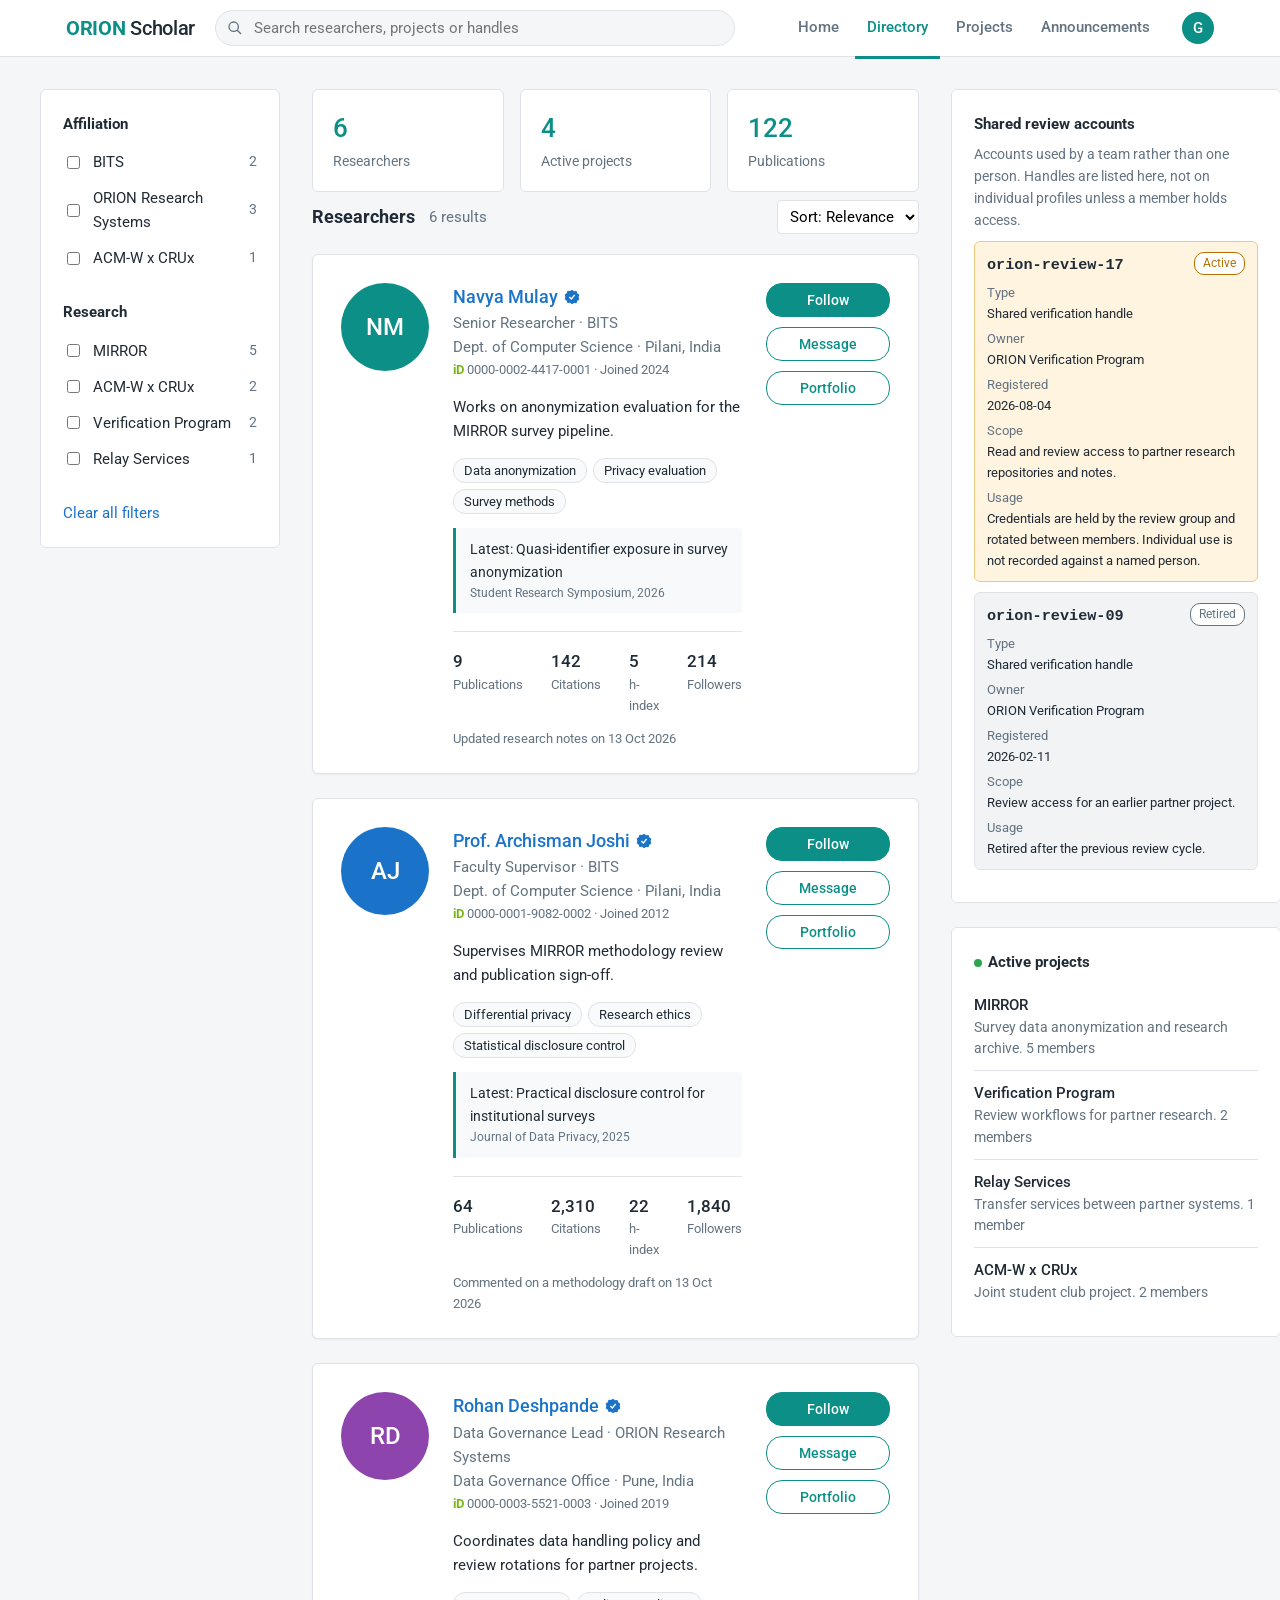
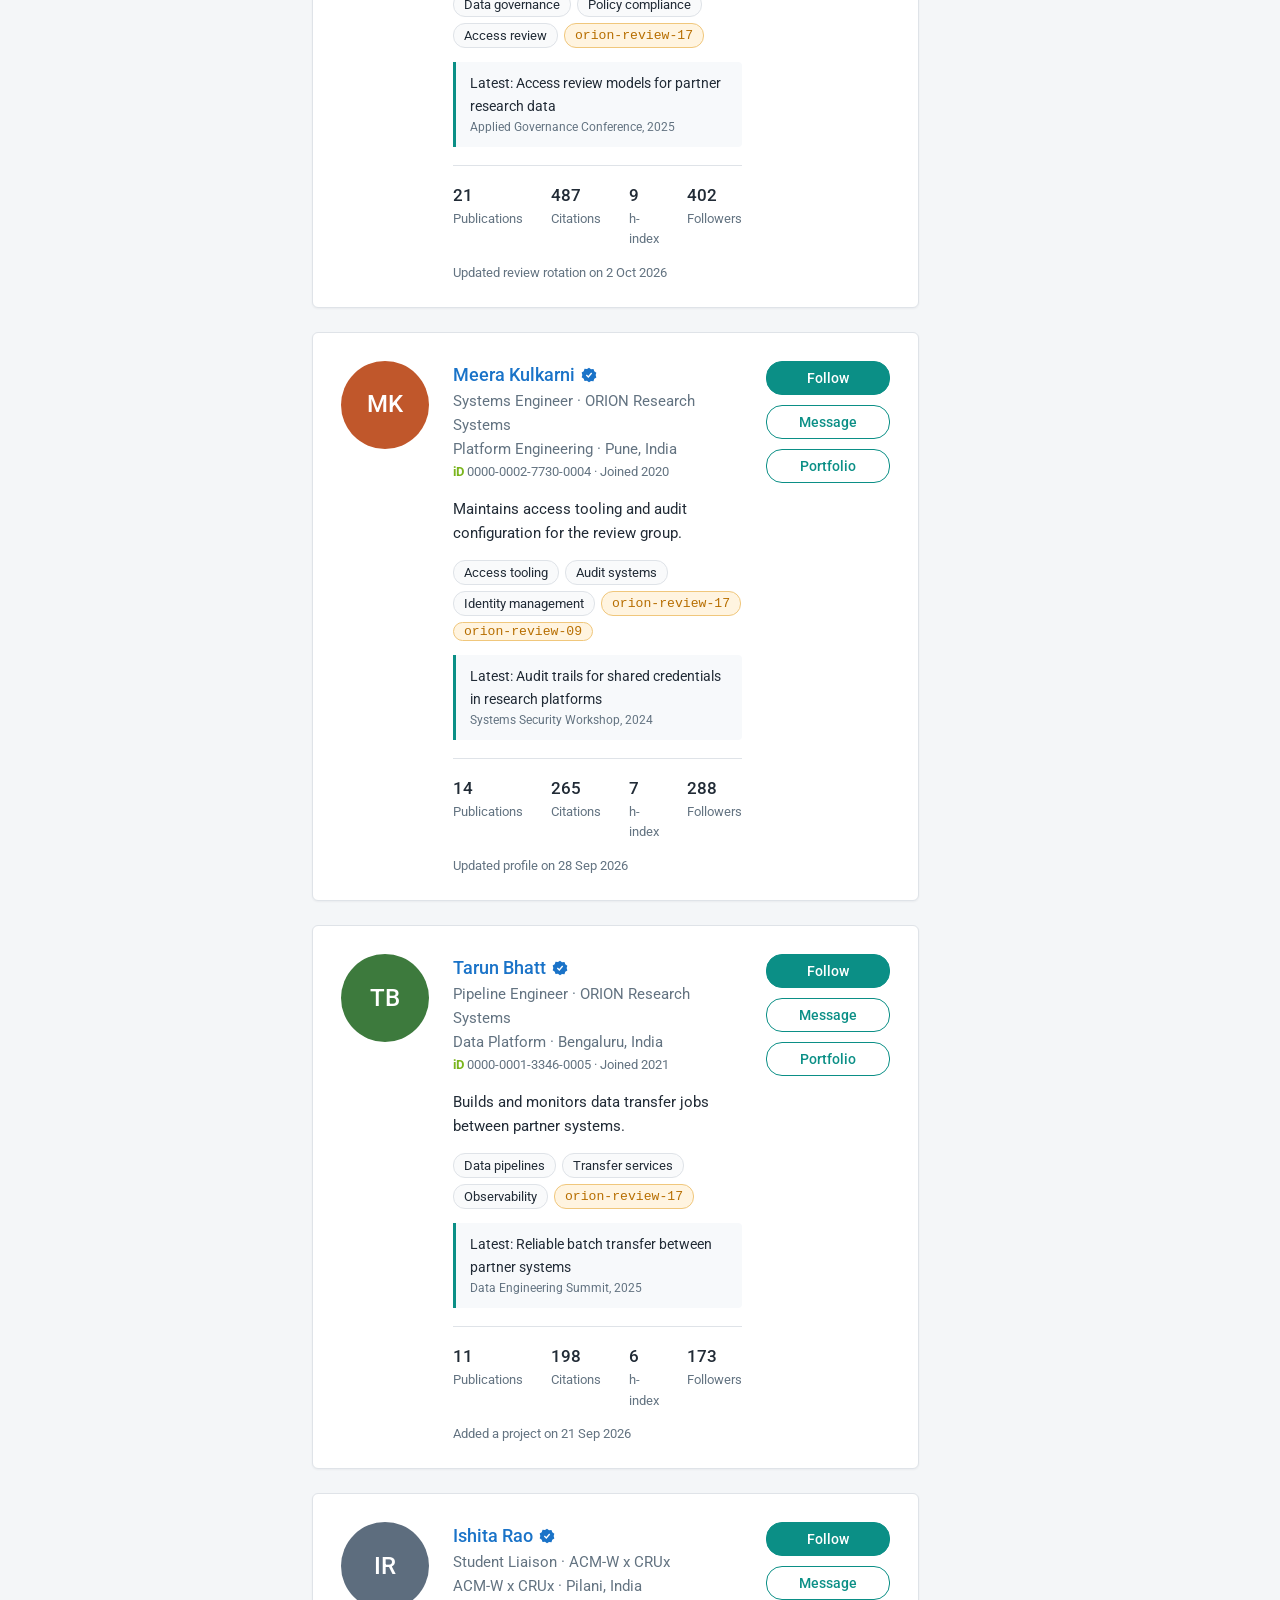
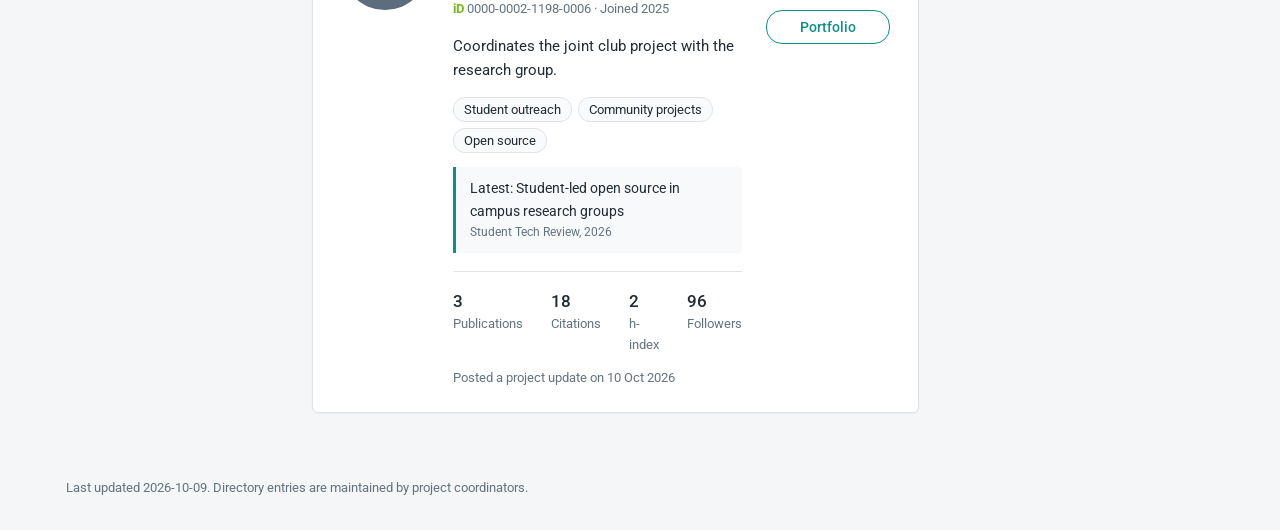
<file: index.html>
<!doctype html>
<html lang="en">
  <head>
    <meta charset="utf-8" />
    <meta name="viewport" content="width=device-width, initial-scale=1" />
    <title>Research Directory | ORION Research Systems</title>
    <link rel="preconnect" href="https://fonts.googleapis.com" />
    <link rel="preconnect" href="https://fonts.gstatic.com" crossorigin />
    <link
      href="https://fonts.googleapis.com/css2?family=Roboto:wght@400;500;700&display=swap"
      rel="stylesheet"
    />
    <link rel="stylesheet" href="style.css" />
  </head>
  <body data-page="directory">
    <div id="top"></div>
    <script src="site.js?v=20261023-1"></script>

    <!-- Directory filters, researcher results, and summary sidebars. -->
    <div class="page">
      <aside class="card side" aria-label="Filters">
        <fieldset id="f-aff"><h3>Affiliation</h3></fieldset>
        <fieldset id="f-proj"><h3>Research</h3></fieldset>
        <button class="reset" id="reset" type="button">
          Clear all filters
        </button>
      </aside>

      <main>
        <div class="tiles" id="tiles"></div>
        <div class="bar">
          <h1>Researchers</h1>
          <span class="count" id="count" aria-live="polite"></span>
          <select id="sort" aria-label="Sort by">
            <option value="rel">Sort: Relevance</option>
            <option value="name">Sort: Name</option>
            <option value="cit">Sort: Citations</option>
          </select>
        </div>
        <ul class="res" id="people"></ul>
        <div class="card empty" id="empty" hidden>
          No researchers match. Try a project name, a role, or part of a handle.
        </div>
        <div class="card error" id="error" hidden></div>
      </main>

      <div>
        <aside class="card rail" aria-label="Shared review accounts">
          <h3>Shared review accounts</h3>
          <p class="hint">
            Accounts used by a team rather than one person. Handles are listed
            here, not on individual profiles unless a member holds access.
          </p>
          <div id="handles"></div>
        </aside>
        <aside class="card rail" aria-label="Active projects">
          <h3><span class="live"></span>Active projects</h3>
          <div id="projects"></div>
        </aside>
      </div>
    </div>
    <footer>
      <span id="updated"></span> Directory entries are maintained by project
      coordinators.
    </footer>

    <script>
      // Directory state and small helpers used to filter and build result cards.
      (function () {
        var data,
          q = document.getElementById("q"),
          sel = { aff: {}, proj: {} };
        var colors = [
          "#0b8f86",
          "#1a73c8",
          "#8e44ad",
          "#c0572b",
          "#3d7a3d",
          "#5d6d7e",
        ];
        function el(t, c, x) {
          var e = document.createElement(t);
          if (c) e.className = c;
          if (x !== undefined) e.textContent = x;
          return e;
        }
        function ini(n) {
          return n
            .replace(/^Prof\.\s*/, "")
            .split(" ")
            .map(function (p) {
              return p[0];
            })
            .slice(0, 2)
            .join("");
        }
        function hay(c) {
          return [
            c.name,
            c.role,
            c.affiliation,
            c.email,
            c.bio,
            c.orion_id,
            c.location,
          ]
            .concat(c.projects, c.handles, c.interests)
            .join(" ")
            .toLowerCase();
        }
        function hhay(h) {
          return [h.handle, h.label, h.owner_team, h.scope, h.status]
            .join(" ")
            .toLowerCase();
        }
        function active(o) {
          return Object.keys(o).filter(function (k) {
            return o[k];
          });
        }

        // Build one checkbox group and update the selected-filter state.
        function buildFilter(id, key, field) {
          var fs = document.getElementById(id),
            counts = {};
          data.collaborators.forEach(function (c) {
            [].concat(c[field]).forEach(function (v) {
              counts[v] = (counts[v] || 0) + 1;
            });
          });
          Object.keys(counts).forEach(function (v) {
            var l = el("label"),
              cb = el("input");
            cb.type = "checkbox";
            cb.onchange = function () {
              sel[key][v] = cb.checked;
              render();
            };
            l.appendChild(cb);
            l.appendChild(el("span", "", v));
            l.appendChild(el("span", "n", counts[v]));
            fs.appendChild(l);
          });
        }

        // Apply the search and filters, then replace the visible result cards.
        function render() {
          var term = q.value.trim().toLowerCase(),
            aff = active(sel.aff),
            pr = active(sel.proj);
          var list = data.collaborators.filter(function (c) {
            return (
              (!term || hay(c).indexOf(term) > -1) &&
              (!aff.length || aff.indexOf(c.affiliation) > -1) &&
              (!pr.length ||
                c.projects.some(function (p) {
                  return pr.indexOf(p) > -1;
                }))
            );
          });
          var s = document.getElementById("sort").value;
          if (s === "name")
            list.sort(function (a, b) {
              return a.name.localeCompare(b.name);
            });
          if (s === "cit")
            list.sort(function (a, b) {
              return b.citations - a.citations;
            });
          var ul = document.getElementById("people");
          ul.textContent = "";
          list.forEach(function (c, i) {
            var li = el("li", "card person");
            var av = el("div", "av", ini(c.name));
            av.style.background =
              colors[data.collaborators.indexOf(c) % colors.length];
            li.appendChild(av);
            var b = el("div", "pb");
            var h = el("h2");
            var a = el("a", "", c.name);
            a.href = c.portfolio_url || "#" + c.id;
            h.appendChild(a);
            if (c.verified) {
              var vt = document.createElementNS(
                "http://www.w3.org/2000/svg",
                "svg",
              );
              vt.setAttribute("viewBox", "0 0 24 24");
              vt.setAttribute("class", "vt");
              vt.innerHTML =
                '<title>Verified affiliation</title><path d="M12 1l3 2.2 3.7-.3 1.2 3.5 3.1 2.1-1 3.6 1 3.6-3.1 2.1-1.2 3.5-3.7-.3L12 23l-3-2.2-3.7.3-1.2-3.5L1 15.5l1-3.6-1-3.6 3.1-2.1 1.2-3.5 3.7.3z"/><path d="M8 12l3 3 5-6" fill="none" stroke="#fff" stroke-width="2"/>';
              h.appendChild(vt);
            }
            b.appendChild(h);
            b.appendChild(el("div", "sub", c.role + " · " + c.affiliation));
            b.appendChild(
              el(
                "div",
                "sub",
                (c.department ? c.department + " · " : "") + c.location,
              ),
            );
            var id = el("div", "id");
            id.appendChild(el("b", "", "iD "));
            id.appendChild(
              document.createTextNode(c.orion_id + " · Joined " + c.joined),
            );
            b.appendChild(id);
            b.appendChild(el("p", "", c.bio));
            var ch = el("div", "int");
            c.interests.forEach(function (x) {
              ch.appendChild(el("span", "chip", x));
            });
            c.handles.forEach(function (x) {
              var t = el("button", "chip h", x);
              t.type = "button";
              t.title = "Show this account";
              t.onclick = function () {
                q.value = x;
                render();
                window.scrollTo(0, 0);
              };
              ch.appendChild(t);
            });
            b.appendChild(ch);
            var lp = c.publications_list[0];
            if (lp) {
              var pb = el("div", "pub");
              pb.appendChild(el("span", "", "Latest: " + lp.title));
              pb.appendChild(el("small", "", lp.venue + ", " + lp.year));
              b.appendChild(pb);
            }
            var st = el("div", "stats");
            [
              ["Publications", c.publications],
              ["Citations", c.citations.toLocaleString("en-IN")],
              ["h-index", c.h_index],
              ["Followers", c.followers.toLocaleString("en-IN")],
            ].forEach(function (r) {
              var d = el("div", "", r[0]);
              d.insertBefore(el("b", "", r[1]), d.firstChild);
              st.appendChild(d);
            });
            b.appendChild(st);
            if (c.recent_activity)
              b.appendChild(el("div", "act-line", c.recent_activity));
            li.appendChild(b);
            var act = el("div", "act");
            var f = el("button", "btn p", "Follow");
            f.type = "button";
            f.onclick = function () {
              f.textContent =
                f.textContent === "Follow" ? "Following" : "Follow";
            };
            var m = el("a", "btn", "Message");
            m.href = "mailto:" + c.email;
            m.style.cssText = "display:grid;place-items:center";
            act.appendChild(f);
            act.appendChild(m);
            if (c.portfolio_url) {
              var po = el("a", "btn o", "Portfolio");
              po.href = c.portfolio_url;
              act.appendChild(po);
            }
            li.appendChild(act);
            ul.appendChild(li);
          });
          var hs = data.shared_handles.filter(function (h) {
            return !term || hhay(h).indexOf(term) > -1;
          });
          var hw = document.getElementById("handles");
          hw.textContent = "";
          (hs.length ? hs : data.shared_handles).forEach(function (h) {
            var box = el(
              "div",
              "acct" + (h.status === "Retired" ? " ret" : ""),
            );
            box.appendChild(el("span", "badge", h.status));
            box.appendChild(el("code", "", h.handle));
            var dl = el("dl");
            [
              ["Type", h.label],
              ["Owner", h.owner_team],
              ["Registered", h.registered],
              ["Scope", h.scope],
              ["Usage", h.usage],
            ].forEach(function (r) {
              dl.appendChild(el("dt", "", r[0]));
              dl.appendChild(el("dd", "", r[1]));
            });
            box.appendChild(dl);
            hw.appendChild(box);
          });
          var tl = document.getElementById("tiles");
          if (!tl.firstChild) {
            [
              [data.collaborators.length, "Researchers"],
              [data.active_projects.length, "Active projects"],
              [
                data.collaborators.reduce(function (a, c) {
                  return a + c.publications;
                }, 0),
                "Publications",
              ],
            ].forEach(function (r) {
              var t = el("div", "card tile");
              t.appendChild(el("b", "", r[0]));
              t.appendChild(el("span", "", r[1]));
              tl.appendChild(t);
            });
          }
          var pj = document.getElementById("projects");
          if (!pj.firstChild)
            data.active_projects.forEach(function (p) {
              var x = el("div", "prj");
              x.appendChild(el("b", "", p.name));
              x.appendChild(
                el(
                  "div",
                  "",
                  p.description +
                    " " +
                    p.members +
                    " member" +
                    (p.members === 1 ? "" : "s"),
                ),
              );
              pj.appendChild(x);
            });
          document.getElementById("count").textContent =
            list.length + " result" + (list.length === 1 ? "" : "s");
          document.getElementById("empty").hidden = !!list.length;
        }

        // Normalize optional fields before rendering the directory.
        loadData()
          .then(function (d) {
            data = d;
            data.collaborators.forEach(function (c) {
              c.interests = c.interests || [];
              c.handles = c.handles || [];
              c.projects = c.projects || [];
              c.publications = c.publications || 0;
              c.citations = c.citations || 0;
              c.h_index = c.h_index || 0;
              c.orion_id = c.orion_id || "n/a";
              c.location = c.location || "";
              c.joined = c.joined || "";
              c.bio = c.bio || "";
              c.email = c.email || "";
              c.department = c.department || "";
              c.portfolio_url = c.portfolio_url || "";
              c.followers = c.followers || 0;
              c.following = c.following || 0;
              c.publications_list = c.publications_list || [];
              c.recent_activity = c.recent_activity || "";
            });
            data.active_projects = data.active_projects || [];
            data.shared_handles = data.shared_handles || [];
            document.getElementById("updated").textContent =
              "Last updated " + d.directory.last_updated + ".";
            buildFilter("f-aff", "aff", "affiliation");
            buildFilter("f-proj", "proj", "projects");
            q.value = new URLSearchParams(location.search).get("q") || "";
            q.addEventListener("input", render);
            document.getElementById("sort").onchange = render;
            document.getElementById("reset").onclick = function () {
              q.value = "";
              sel = { aff: {}, proj: {} };
              document.querySelectorAll(".side input").forEach(function (i) {
                i.checked = false;
              });
              render();
            };
            render();
          })
          .catch(function (e) {
            var er = document.getElementById("error");
            er.hidden = false;
            er.textContent =
              (data
                ? "data.json loaded but the page could not display it ("
                : "Could not load data.json (") +
              e.message +
              "). " +
              (data
                ? "Check that data.json is the latest version."
                : "Serve this folder over HTTP (for example, python3 -m http.server) instead of opening the file directly.");
          });
      })();
    </script>
  </body>
</html>
</file>
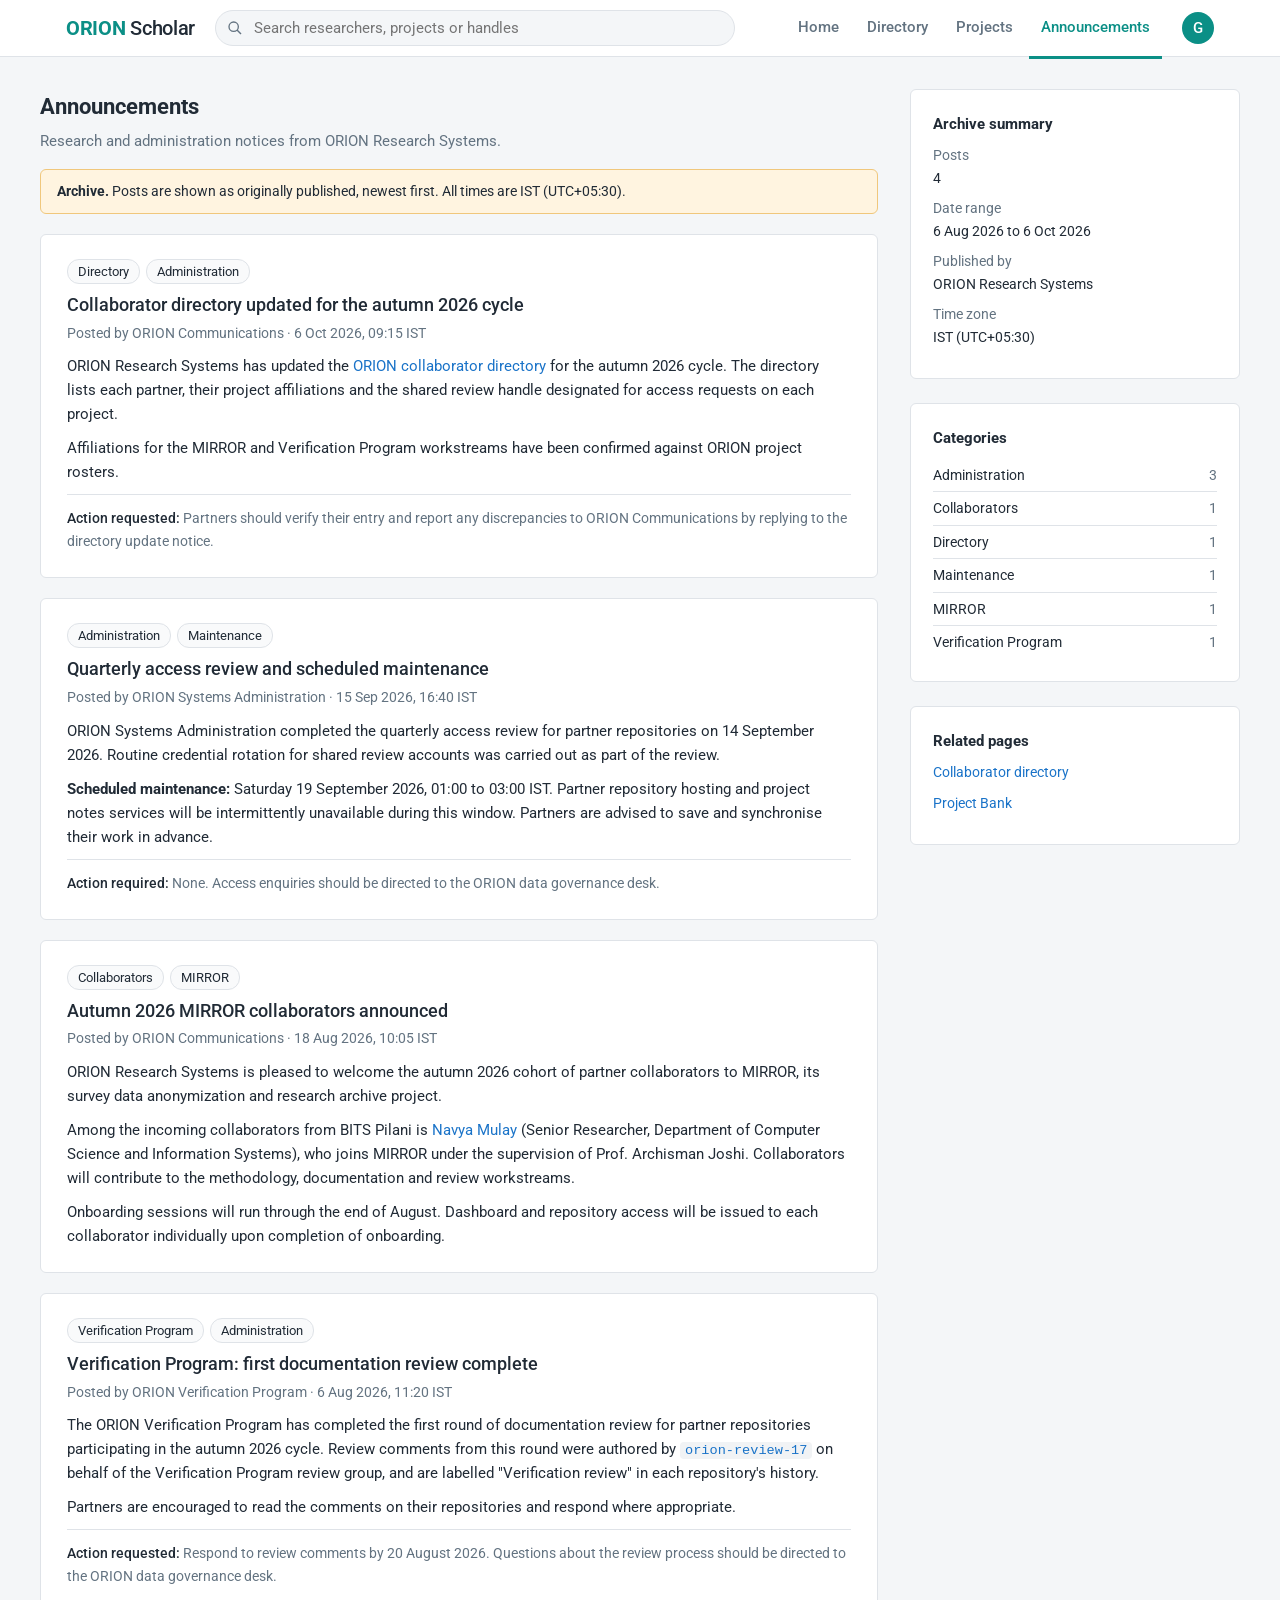
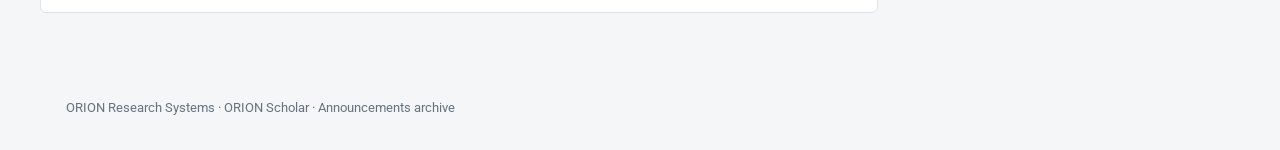
<file: announcements.html>
<!doctype html>
<html lang="en">
  <head>
    <meta charset="utf-8" />
    <meta name="viewport" content="width=device-width, initial-scale=1" />
    <title>Announcements | ORION Research Systems</title>
    <link rel="preconnect" href="https://fonts.googleapis.com" />
    <link rel="preconnect" href="https://fonts.gstatic.com" crossorigin />
    <link
      href="https://fonts.googleapis.com/css2?family=Roboto:wght@400;500;700&display=swap"
      rel="stylesheet"
    />
    <link rel="stylesheet" href="style.css" />
    <style>
      /* Announcements-only rules. Scoped under .ann so they cannot clash with
     .wrap, .banner, .meta or .side in the shared style.css.
     They can be moved into style.css unchanged. */
      .ann {
        max-width: 1240px;
        margin: 0 auto;
        padding: 32px 20px 64px;
        display: grid;
        grid-template-columns: minmax(0, 1fr) 330px;
        gap: 32px;
        align-items: start;
      }
      .ann h1 {
        margin: 0 0 4px;
        font-size: 1.4rem;
        font-weight: 700;
      }
      .ann .lede {
        margin: 0 0 16px;
        color: var(--muted);
      }
      .ann .ann-banner {
        padding: 10px 16px;
        margin-bottom: 20px;
        background: var(--amber-bg);
        border-color: #f0c77c;
        font-size: 0.9rem;
      }
      .ann .post {
        padding: 24px 26px;
        margin-bottom: 20px;
      }
      .ann .tags {
        display: flex;
        flex-wrap: wrap;
        gap: 6px;
        margin-bottom: 10px;
      }
      .ann .post h2 {
        margin: 0 0 4px;
        font-size: 1.1rem;
        font-weight: 500;
        line-height: 1.35;
      }
      .ann .post-meta {
        margin: 0 0 12px;
        color: var(--muted);
        font-size: 0.88rem;
      }
      .ann .post p {
        margin: 0 0 10px;
      }
      .ann .post p:last-child {
        margin-bottom: 0;
      }
      .ann .post code {
        font:
          0.85rem ui-monospace,
          Menlo,
          monospace;
        background: #f1f3f5;
        padding: 1px 5px;
        border-radius: 4px;
      }
      .ann a code {
        color: var(--link);
      }
      .ann .action {
        margin-top: 14px;
        padding-top: 12px;
        border-top: 1px solid var(--line);
        color: var(--muted);
        font-size: 0.9rem;
      }
      .ann .action strong {
        color: var(--ink);
        font-weight: 500;
      }
      .ann .rail dl {
        margin: 0;
        font-size: 0.88rem;
      }
      .ann .rail dt {
        color: var(--muted);
      }
      .ann .rail dd {
        margin: 0 0 8px;
      }
      .ann .rail p {
        margin: 0 0 8px;
        font-size: 0.88rem;
      }
      .ann .cats {
        list-style: none;
        margin: 0;
        padding: 0;
        font-size: 0.88rem;
      }
      .ann .cats li {
        display: flex;
        justify-content: space-between;
        padding: 5px 0;
        border-top: 1px solid var(--line);
      }
      .ann .cats li:first-child {
        border-top: 0;
      }
      .ann .cats span:last-child {
        color: var(--muted);
      }
      @media (max-width: 1060px) {
        .ann {
          grid-template-columns: 1fr;
          gap: 24px;
        }
      }
      @media (max-width: 560px) {
        .ann .post {
          padding: 20px;
        }
      }
    </style>
  </head>
  <body data-page="announcements">
    <div id="top"></div>
    <script src="site.js?v=20261023-1"></script>

    <div class="ann">
      <main>
        <h1>Announcements</h1>
        <p class="lede">
          Research and administration notices from ORION Research Systems.
        </p>
        <div class="card ann-banner">
          <strong>Archive.</strong> Posts are shown as originally published,
          newest first. All times are IST (UTC+05:30).
        </div>

        <!-- Archive posts are kept in reverse chronological order. -->
        <article class="card post" id="directory-refresh">
          <div class="tags">
            <span class="chip">Directory</span
            ><span class="chip">Administration</span>
          </div>
          <h2>Collaborator directory updated for the autumn 2026 cycle</h2>
          <p class="post-meta">
            Posted by ORION Communications &middot;
            <time datetime="2026-10-06T09:15:00+05:30"
              >6 Oct 2026, 09:15 IST</time
            >
          </p>
          <p>
            ORION Research Systems has updated the
            <a href="index.html">ORION collaborator directory</a> for the autumn
            2026 cycle. The directory lists each partner, their project
            affiliations and the shared review handle designated for access
            requests on each project.
          </p>
          <p>
            Affiliations for the MIRROR and Verification Program workstreams
            have been confirmed against ORION project rosters.
          </p>
          <p class="action">
            <strong>Action requested:</strong> Partners should verify their
            entry and report any discrepancies to ORION Communications by
            replying to the directory update notice.
          </p>
        </article>

        <article class="card post" id="access-review">
          <div class="tags">
            <span class="chip">Administration</span
            ><span class="chip">Maintenance</span>
          </div>
          <h2>Quarterly access review and scheduled maintenance</h2>
          <p class="post-meta">
            Posted by ORION Systems Administration &middot;
            <time datetime="2026-09-15T16:40:00+05:30"
              >15 Sep 2026, 16:40 IST</time
            >
          </p>
          <p>
            ORION Systems Administration completed the quarterly access review
            for partner repositories on 14 September 2026. Routine credential
            rotation for shared review accounts was carried out as part of the
            review.
          </p>
          <p>
            <strong>Scheduled maintenance:</strong> Saturday 19 September 2026,
            01:00 to 03:00 IST. Partner repository hosting and project notes
            services will be intermittently unavailable during this window.
            Partners are advised to save and synchronise their work in advance.
          </p>
          <p class="action">
            <strong>Action required:</strong> None. Access enquiries should be
            directed to the ORION data governance desk.
          </p>
        </article>

        <article class="card post" id="new-collaborators">
          <div class="tags">
            <span class="chip">Collaborators</span
            ><span class="chip">MIRROR</span>
          </div>
          <h2>Autumn 2026 MIRROR collaborators announced</h2>
          <p class="post-meta">
            Posted by ORION Communications &middot;
            <time datetime="2026-08-18T10:05:00+05:30"
              >18 Aug 2026, 10:05 IST</time
            >
          </p>
          <p>
            ORION Research Systems is pleased to welcome the autumn 2026 cohort
            of partner collaborators to MIRROR, its survey data anonymization
            and research archive project.
          </p>
          <p>
            Among the incoming collaborators from BITS Pilani is
            <a href="index.html?q=Navya%20Mulay" data-collab="c01"
              >Navya Mulay</a
            >
            (Senior Researcher, Department of Computer Science and Information
            Systems), who joins MIRROR under the supervision of Prof. Archisman
            Joshi. Collaborators will contribute to the methodology,
            documentation and review workstreams.
          </p>
          <p>
            Onboarding sessions will run through the end of August. Dashboard
            and repository access will be issued to each collaborator
            individually upon completion of onboarding.
          </p>
        </article>

        <article class="card post" id="review-access">
          <div class="tags">
            <span class="chip">Verification Program</span
            ><span class="chip">Administration</span>
          </div>
          <h2>Verification Program: first documentation review complete</h2>
          <p class="post-meta">
            Posted by ORION Verification Program &middot;
            <time datetime="2026-08-06T11:20:00+05:30"
              >6 Aug 2026, 11:20 IST</time
            >
          </p>
          <p>
            The ORION Verification Program has completed the first round of
            documentation review for partner repositories participating in the
            autumn 2026 cycle. Review comments from this round were authored by
            <a href="index.html?q=orion-review-17"
              ><code>orion-review-17</code></a
            >
            on behalf of the Verification Program review group, and are labelled
            "Verification review" in each repository's history.
          </p>
          <p>
            Partners are encouraged to read the comments on their repositories
            and respond where appropriate.
          </p>
          <p class="action">
            <strong>Action requested:</strong> Respond to review comments by 20
            August 2026. Questions about the review process should be directed
            to the ORION data governance desk.
          </p>
        </article>
      </main>

      <div>
        <aside class="card rail" aria-label="About this archive">
          <h3>Archive summary</h3>
          <dl>
            <dt>Posts</dt>
            <dd>4</dd>
            <dt>Date range</dt>
            <dd>6 Aug 2026 to 6 Oct 2026</dd>
            <dt>Published by</dt>
            <dd>ORION Research Systems</dd>
            <dt>Time zone</dt>
            <dd>IST (UTC+05:30)</dd>
          </dl>
        </aside>
        <aside class="card rail" aria-label="Categories">
          <h3>Categories</h3>
          <ul class="cats">
            <li><span>Administration</span><span>3</span></li>
            <li><span>Collaborators</span><span>1</span></li>
            <li><span>Directory</span><span>1</span></li>
            <li><span>Maintenance</span><span>1</span></li>
            <li><span>MIRROR</span><span>1</span></li>
            <li><span>Verification Program</span><span>1</span></li>
          </ul>
        </aside>
        <aside class="card rail" aria-label="Related pages">
          <h3>Related pages</h3>
          <p><a href="index.html">Collaborator directory</a></p>
          <p><a href="projects.html">Project Bank</a></p>
        </aside>
      </div>
    </div>

    <footer>
      ORION Research Systems &middot; ORION Scholar &middot; Announcements
      archive
    </footer>

    <script>
      // Point the researcher link at the real portfolio URL. site.js builds
      // portfolio_url is resolved to this site’s local portfolio page by site.js.
      // If data.json fails to load, the link keeps its directory-search fallback.
      loadData()
        .then(function (d) {
          document.querySelectorAll("[data-collab]").forEach(function (a) {
            var c = d.collaborators.filter(function (x) {
              return x.id === a.getAttribute("data-collab");
            })[0];
            if (c && c.portfolio_url) {
              a.href = c.portfolio_url;
            }
          });
        })
        .catch(function () {});
    </script>
  </body>
</html>
</file>
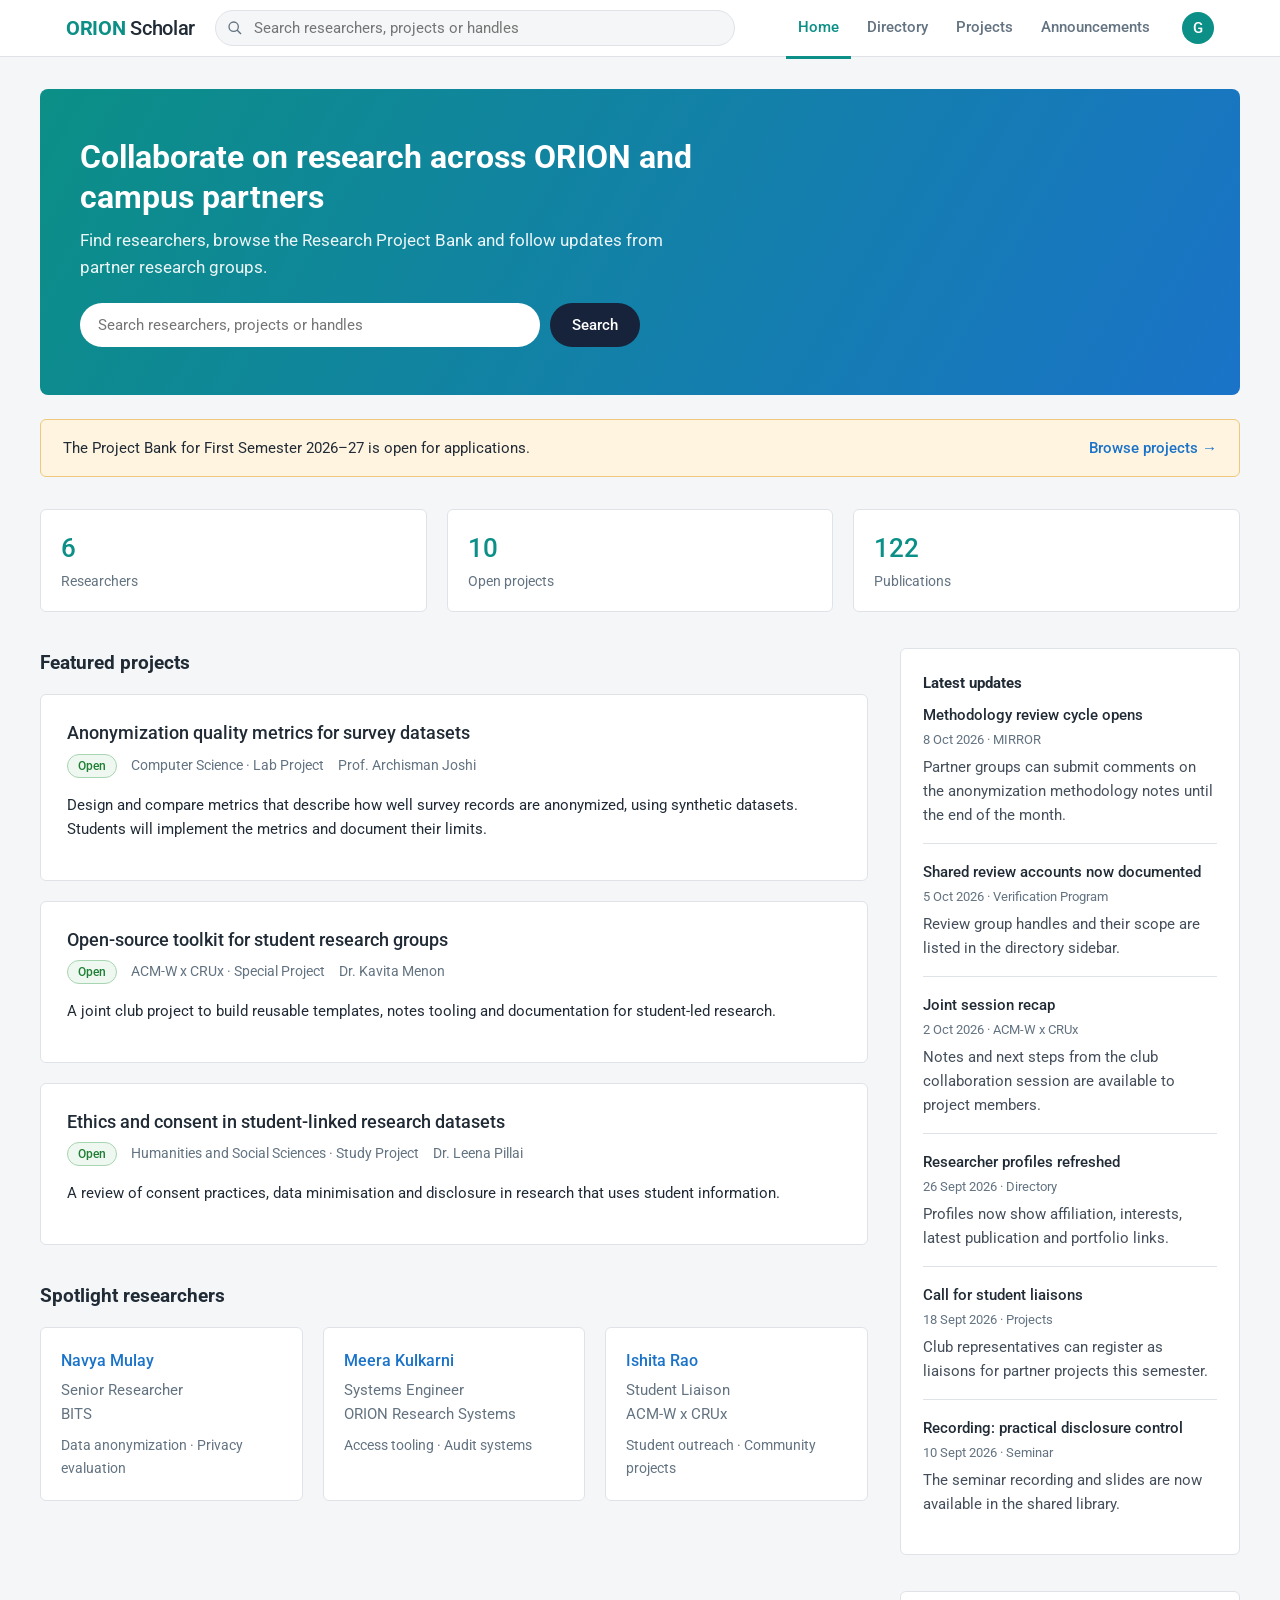
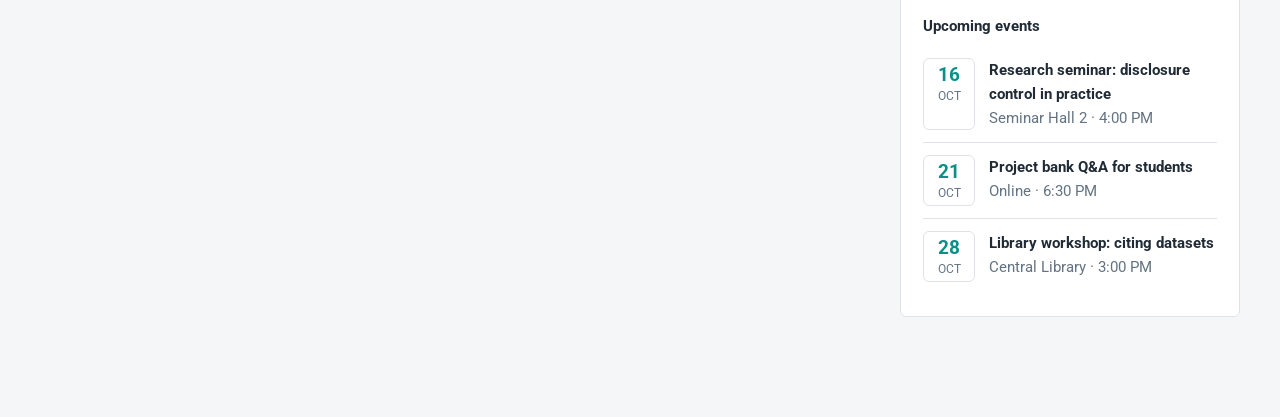
<file: home.html>
<!doctype html>
<html lang="en">
  <head>
    <meta charset="utf-8" />
    <meta name="viewport" content="width=device-width, initial-scale=1" />
    <title>Home | ORION Scholar</title>
    <link
      href="https://fonts.googleapis.com/css2?family=Roboto:wght@400;500;700&display=swap"
      rel="stylesheet"
    />
    <link rel="stylesheet" href="style.css" />
  </head>
  <body data-page="home">
    <div id="top"></div>
    <script src="site.js?v=20261023-1"></script>
    <!-- Home page sections are populated from the home, projects, and people data. -->
    <main class="wrap">
      <section class="hero">
        <h1 id="h-title"></h1>
        <p id="h-sub"></p>
        <form id="hs">
          <input
            id="hq"
            type="search"
            placeholder="Search researchers, projects or handles"
            aria-label="Search"
          /><button type="submit">Search</button>
        </form>
      </section>
      <div class="card banner">
        <span id="b-text"></span><a href="projects.html" id="b-cta"></a>
      </div>
      <div class="grid3 sec" id="tiles"></div>
      <div class="cols">
        <div>
          <section class="sec">
            <h2>Featured projects</h2>
            <div id="featured"></div>
          </section>
          <section class="sec">
            <h2>Spotlight researchers</h2>
            <div class="grid3" id="spot"></div>
          </section>
        </div>
        <div>
          <section class="sec card rail">
            <h3>Latest updates</h3>
            <ul class="feed" id="updates"></ul>
          </section>
          <section class="sec card rail">
            <h3>Upcoming events</h3>
            <div id="events"></div>
          </section>
        </div>
      </div>
      <div class="card error" id="error" hidden></div>
    </main>
    <script>
      // Fill each home page section after the shared data file loads.
      loadData()
        .then(function (d) {
          var h = d.home,
            pj = d.projects,
            cs = d.collaborators;
          document.getElementById("h-title").textContent = h.hero.title;
          document.getElementById("h-sub").textContent = h.hero.subtitle;
          document.getElementById("b-text").textContent = h.banner.text;
          document.getElementById("b-cta").textContent = h.banner.cta + " →";
          document.getElementById("hs").onsubmit = function (e) {
            e.preventDefault();
            location.href =
              "index.html?q=" +
              encodeURIComponent(document.getElementById("hq").value);
          };
          var tl = document.getElementById("tiles");
          [
            [cs.length, "Researchers"],
            [
              pj.filter(function (p) {
                return p.status === "Open";
              }).length,
              "Open projects",
            ],
            [
              cs.reduce(function (a, c) {
                return a + (c.publications || 0);
              }, 0),
              "Publications",
            ],
          ].forEach(function (t) {
            var d = el("div", "card tile");
            d.appendChild(el("b", "", t[0]));
            d.appendChild(el("span", "", t[1]));
            tl.appendChild(d);
          });
          var f = document.getElementById("featured");
          h.featured_project_ids.forEach(function (id) {
            var p = pj.filter(function (x) {
              return x.id === id;
            })[0];
            if (!p) return;
            var c = el("div", "card pc");
            c.appendChild(el("h2", "", p.title));
            var m = el("div", "meta");
            m.appendChild(el("span", "st " + p.status, p.status));
            m.appendChild(
              el("span", "", p.department + " · " + p.project_type),
            );
            m.appendChild(el("span", "", p.instructor));
            c.appendChild(m);
            c.appendChild(el("p", "", p.description));
            f.appendChild(c);
          });
          var sp = document.getElementById("spot");
          h.spotlight_ids.forEach(function (id) {
            var c = cs.filter(function (x) {
              return x.id === id;
            })[0];
            if (!c) return;
            var d = el("div", "card mini");
            var a = el("a", "", c.name);
            a.href =
              c.portfolio_url || "index.html?q=" + encodeURIComponent(c.name);
            var t = el("h3");
            t.appendChild(a);
            d.appendChild(t);
            d.appendChild(el("div", "sub", c.role));
            d.appendChild(el("div", "sub", c.affiliation));
            d.appendChild(
              el(
                "p",
                "",
                c.interests ? c.interests.slice(0, 2).join(" · ") : c.bio,
              ),
            );
            sp.appendChild(d);
          });
          var u = document.getElementById("updates");
          h.updates.forEach(function (x) {
            var li = el("li");
            var b = el("b", "", x.title);
            li.appendChild(b);
            li.appendChild(el("br"));
            li.appendChild(el("small", "", fmtDate(x.date) + " · " + x.tag));
            li.appendChild(el("p", "", x.body));
            u.appendChild(li);
          });
          var ev = document.getElementById("events");
          h.events.forEach(function (x) {
            var d = new Date(x.date + "T00:00:00");
            var row = el("div", "ev");
            var dt = el("div", "date");
            dt.appendChild(el("b", "", d.getDate()));
            dt.appendChild(
              el("span", "", d.toLocaleDateString("en-GB", { month: "short" })),
            );
            row.appendChild(dt);
            var t = el("div");
            t.appendChild(el("b", "", x.title));
            t.appendChild(el("div", "sub", x.place + " · " + x.time));
            row.appendChild(t);
            ev.appendChild(row);
          });
        })
        .catch(function (e) {
          var er = document.getElementById("error");
          er.hidden = false;
          er.textContent =
            "Could not load page data (" +
            e.message +
            "). Serve this folder over HTTP and check data.json is present.";
        });
    </script>
  </body>
</html>
</file>
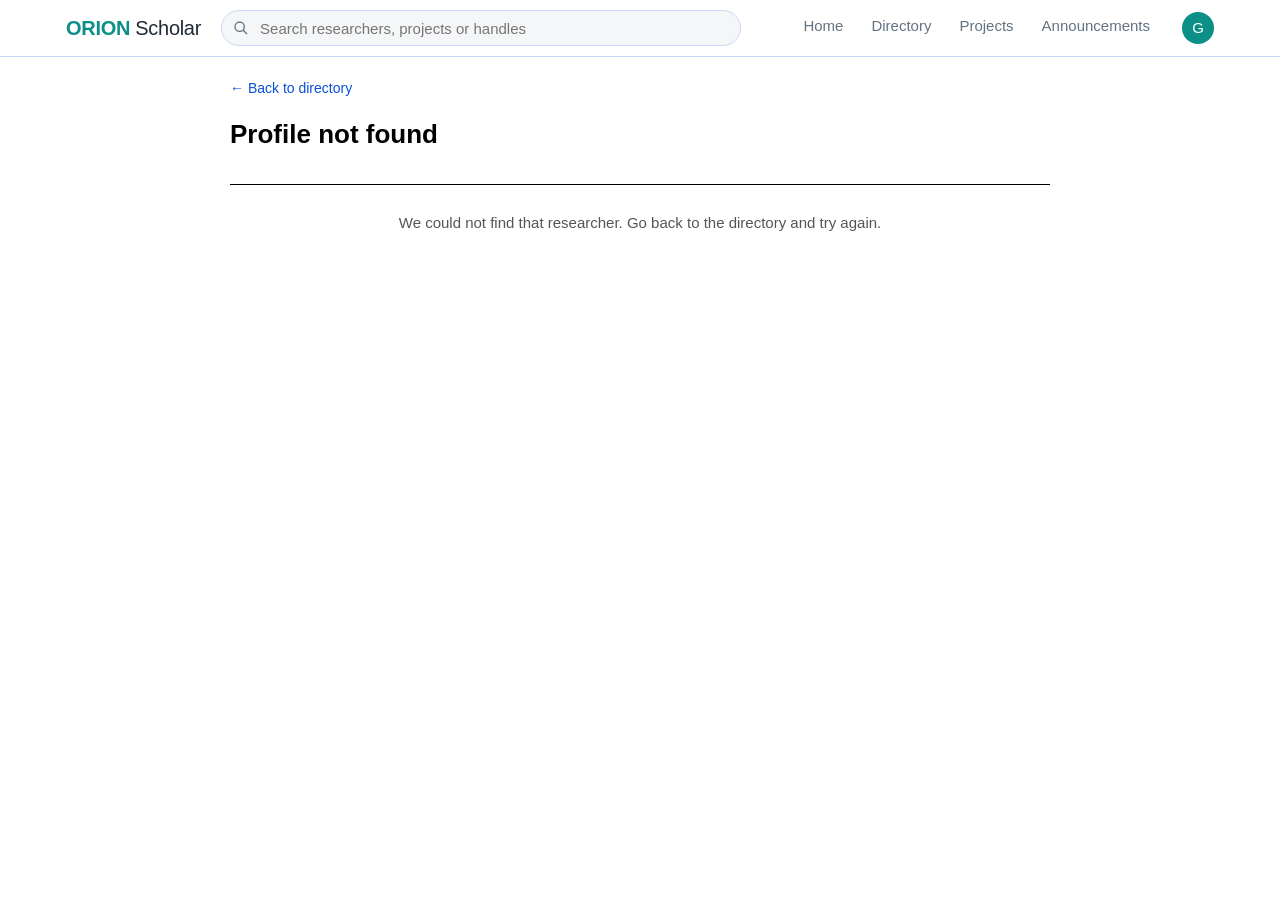
<file: portfolio.html>
<!doctype html>
<html lang="en">
  <head>
    <meta charset="utf-8" />
    <meta name="viewport" content="width=device-width, initial-scale=1" />
    <title>Research Profile</title>
    <link rel="preconnect" href="https://fonts.googleapis.com" />
    <link rel="preconnect" href="https://fonts.gstatic.com" crossorigin />
    <link rel="stylesheet" href="style.css" />
    <style>
      :root {
        --white: #fff;
        --black: #000;
        --blue: #0a4fd6;
        --line: #c9d6f5;
      }
      * {
        box-sizing: border-box;
      }
      body {
        margin: 0;
        background: var(--white);
        color: var(--black);
        font:
          15px/1.5 Arial,
          "Helvetica Neue",
          system-ui,
          sans-serif;
        border-top: 0;
      }
      a {
        color: var(--blue);
        text-decoration: none;
      }
      a:hover {
        text-decoration: underline;
      }
      a:focus-visible,
      button:focus-visible {
        outline: 3px solid var(--blue);
        outline-offset: 2px;
      }
      .profile-wrap {
        max-width: 860px;
        margin: 0 auto;
        padding: 20px 20px 48px;
      }
      .back {
        font-size: 14px;
        display: inline-block;
        margin-bottom: 16px;
      }

      .head {
        display: flex;
        gap: 20px;
        align-items: flex-start;
      }
      .photo {
        flex: none;
        width: 112px;
        height: 112px;
        border-radius: 50%;
        background: var(--blue);
        color: var(--white);
        display: grid;
        place-items: center;
        font-size: 34px;
        font-weight: 700;
      }
      h1 {
        margin: 0 0 2px;
        font-size: 26px;
      }
      .head p {
        margin: 0 0 2px;
      }
      .muted {
        color: #555;
      }
      .tags {
        margin-top: 8px !important;
      }
      .tags a {
        margin-right: 14px;
        font-size: 14px;
      }

      .tabs {
        display: flex;
        gap: 4px;
        margin-top: 28px;
        border-bottom: 1px solid var(--black);
        overflow-x: auto;
      }
      .tabs button {
        font: inherit;
        background: none;
        border: 0;
        cursor: pointer;
        padding: 10px 16px;
        color: var(--blue);
        border-bottom: 3px solid transparent;
        margin-bottom: -1px;
        white-space: nowrap;
      }
      .tabs button:hover {
        background: #eef3ff;
      }
      .tabs button[aria-selected="true"] {
        color: var(--black);
        font-weight: 700;
        border-bottom-color: var(--blue);
      }

      .panel {
        padding-top: 16px;
      }
      .row {
        display: flex;
        justify-content: space-between;
        gap: 16px;
        padding: 12px 0;
        border-bottom: 1px solid var(--line);
      }
      .row .title {
        display: block;
        font-size: 15px;
      }
      .row .sub {
        display: block;
        font-size: 13px;
        color: #333;
      }
      .row .date {
        white-space: nowrap;
        font-size: 14px;
      }
      .empty {
        color: #555;
        padding: 12px 0;
      }
      @media (max-width: 720px) {
        .head {
          flex-direction: column;
        }
      }
    </style>
  </head>
  <body data-page="profile">
    <div id="top"></div>
    <script src="site.js?v=20261023-1"></script>
    <div class="profile-wrap">
      <a class="back" href="index.html">&larr; Back to directory</a>
      <header class="head" id="header"></header>
      <nav
        class="tabs"
        id="tabs"
        role="tablist"
        aria-label="Profile sections"
      ></nav>
      <div id="panels"></div>
    </div>

    <script>
      /* ============================================================
   HOW THIS PAGE WORKS (read this once, you don't need to edit it)
   1. The link looks like  portfolio.html?id=navya-mulay
   2. We read the part after "id=" -> "navya-mulay"
   3. We load shared site data and match the id to the profile path or researcher id
   4. We build the page from that person's details
   To add or change a person, edit data.json, NOT this file.
   ============================================================ */

      // Small helper: make an HTML element, optionally with a class and text.
      // Using textContent (not innerHTML) keeps the page safe from stray HTML.
      function make(tag, className, text) {
        var e = document.createElement(tag);
        if (className) e.className = className;
        if (text !== undefined) e.textContent = text;
        return e;
      }

      // Step 2: read the id from the link.
      var id = new URLSearchParams(window.location.search).get("id");

      // Load shared data, then find the profile identified by the URL query.
      loadData()
        .then(function (data) {
          var person = data.collaborators.find(function (c) {
            var slug = (c.portfolio_path || "")
              .split("/")
              .filter(Boolean)
              .pop();
            return slug === id || c.id === id;
          });
          if (!person) {
            showNotFound();
            return;
          }
          build(person, data);
        })
        .catch(function () {
          showNotFound();
        });

      // Show a clear fallback if the id is missing or data could not load.
      function showNotFound() {
        document.title = "Profile not found";
        document
          .getElementById("header")
          .appendChild(make("h1", "", "Profile not found"));
        document
          .getElementById("panels")
          .appendChild(
            make(
              "p",
              "empty",
              "We could not find that researcher. Go back to the directory and try again.",
            ),
          );
      }

      // Step 4: build the whole page.
      // Build the profile header, available tabs, and their content panels.
      function build(c, data) {
        var extra = c.portfolio || {}; // optional hand-written extras (milestones etc.)
        document.title = c.name + " \u2013 Research Profile";

        // ---- Header ----
        var header = document.getElementById("header");
        var initials = c.name
          .replace("Prof. ", "")
          .replace("Dr. ", "")
          .split(" ")
          .map(function (w) {
            return w[0];
          })
          .slice(0, 2)
          .join("");
        header.appendChild(make("div", "photo", initials));

        var info = make("div");
        info.appendChild(make("h1", "", c.name));
        info.appendChild(make("p", "", c.role + ", " + c.affiliation));
        if (c.projects && c.projects.length)
          info.appendChild(make("p", "muted", c.projects.join(" \u00b7 ")));
        if (c.department)
          info.appendChild(
            make("p", "", c.department + (c.location ? ", " + c.location : "")),
          );
        if (c.email)
          info.appendChild(
            make("p", "", "Verified email at " + c.email.split("@")[1]),
          );
        var tagBox = make("p", "tags");
        (extra.tags || c.interests || []).forEach(function (t) {
          tagBox.appendChild(make("a", "", t));
        });
        info.appendChild(tagBox);
        header.appendChild(info);

        // ---- Tabs: only sections that have content get a tab ----
        var sections = [];

        if (extra.milestones) {
          sections.push({ name: "Milestones", items: extra.milestones });
        }

        // Projects: hand-written ones, or else the Project Bank projects this person leads.
        var projectItems =
          extra.projects ||
          data.projects
            .filter(function (p) {
              return p.lead_id === c.id;
            })
            .map(function (p) {
              return {
                title: p.title,
                text:
                  p.project_type +
                  " \u00b7 " +
                  p.status +
                  " \u00b7 updated " +
                  p.updated,
              };
            });
        if (projectItems.length)
          sections.push({ name: "Projects", items: projectItems });

        if (extra.supervisor_id) {
          var sup = data.collaborators.find(function (x) {
            return x.id === extra.supervisor_id;
          });
          if (sup)
            sections.push({
              name: "Supervisor",
              items: [
                {
                  title: sup.name,
                  text:
                    sup.role +
                    " \u00b7 " +
                    sup.department +
                    " \u00b7 " +
                    sup.email,
                  link: sup.portfolio_url,
                },
              ],
            });
        }

        if (extra.achievements) {
          sections.push({ name: "Achievements", items: extra.achievements });
        } else if (c.publications_list && c.publications_list.length) {
          sections.push({
            name: "Publications",
            items: c.publications_list.map(function (p) {
              return { title: p.title, text: p.venue, date: String(p.year) };
            }),
          });
        }

        // Everyone gets a link back to the directory entry at the end.
        var tabsBox = document.getElementById("tabs");
        var panelsBox = document.getElementById("panels");

        sections.forEach(function (s, i) {
          var btn = make("button", "", s.name);
          btn.setAttribute("role", "tab");
          btn.setAttribute("aria-selected", i === 0 ? "true" : "false");
          tabsBox.appendChild(btn);

          var panel = make("section", "panel");
          panel.hidden = i !== 0;
          s.items.forEach(function (it) {
            var row = make("div", "row");
            var left = make("div");
            if (it.link) {
              var a = make("a", "title", it.title);
              a.href = it.link;
              left.appendChild(a);
            } else {
              left.appendChild(make("span", "title", it.title));
            }
            if (it.text) left.appendChild(make("span", "sub", it.text));
            row.appendChild(left);
            if (it.date) row.appendChild(make("span", "date", it.date));
            panel.appendChild(row);
          });
          panelsBox.appendChild(panel);

          // Clicking a tab: select it, show its panel, hide the others.
          btn.addEventListener("click", function () {
            Array.prototype.forEach.call(tabsBox.children, function (b) {
              b.setAttribute("aria-selected", b === btn ? "true" : "false");
            });
            Array.prototype.forEach.call(panelsBox.children, function (p) {
              p.hidden = p !== panel;
            });
          });
        });

        if (!sections.length)
          panelsBox.appendChild(
            make(
              "p",
              "empty",
              "No details have been added to this profile yet.",
            ),
          );
      }
    </script>
  </body>
</html>
</file>
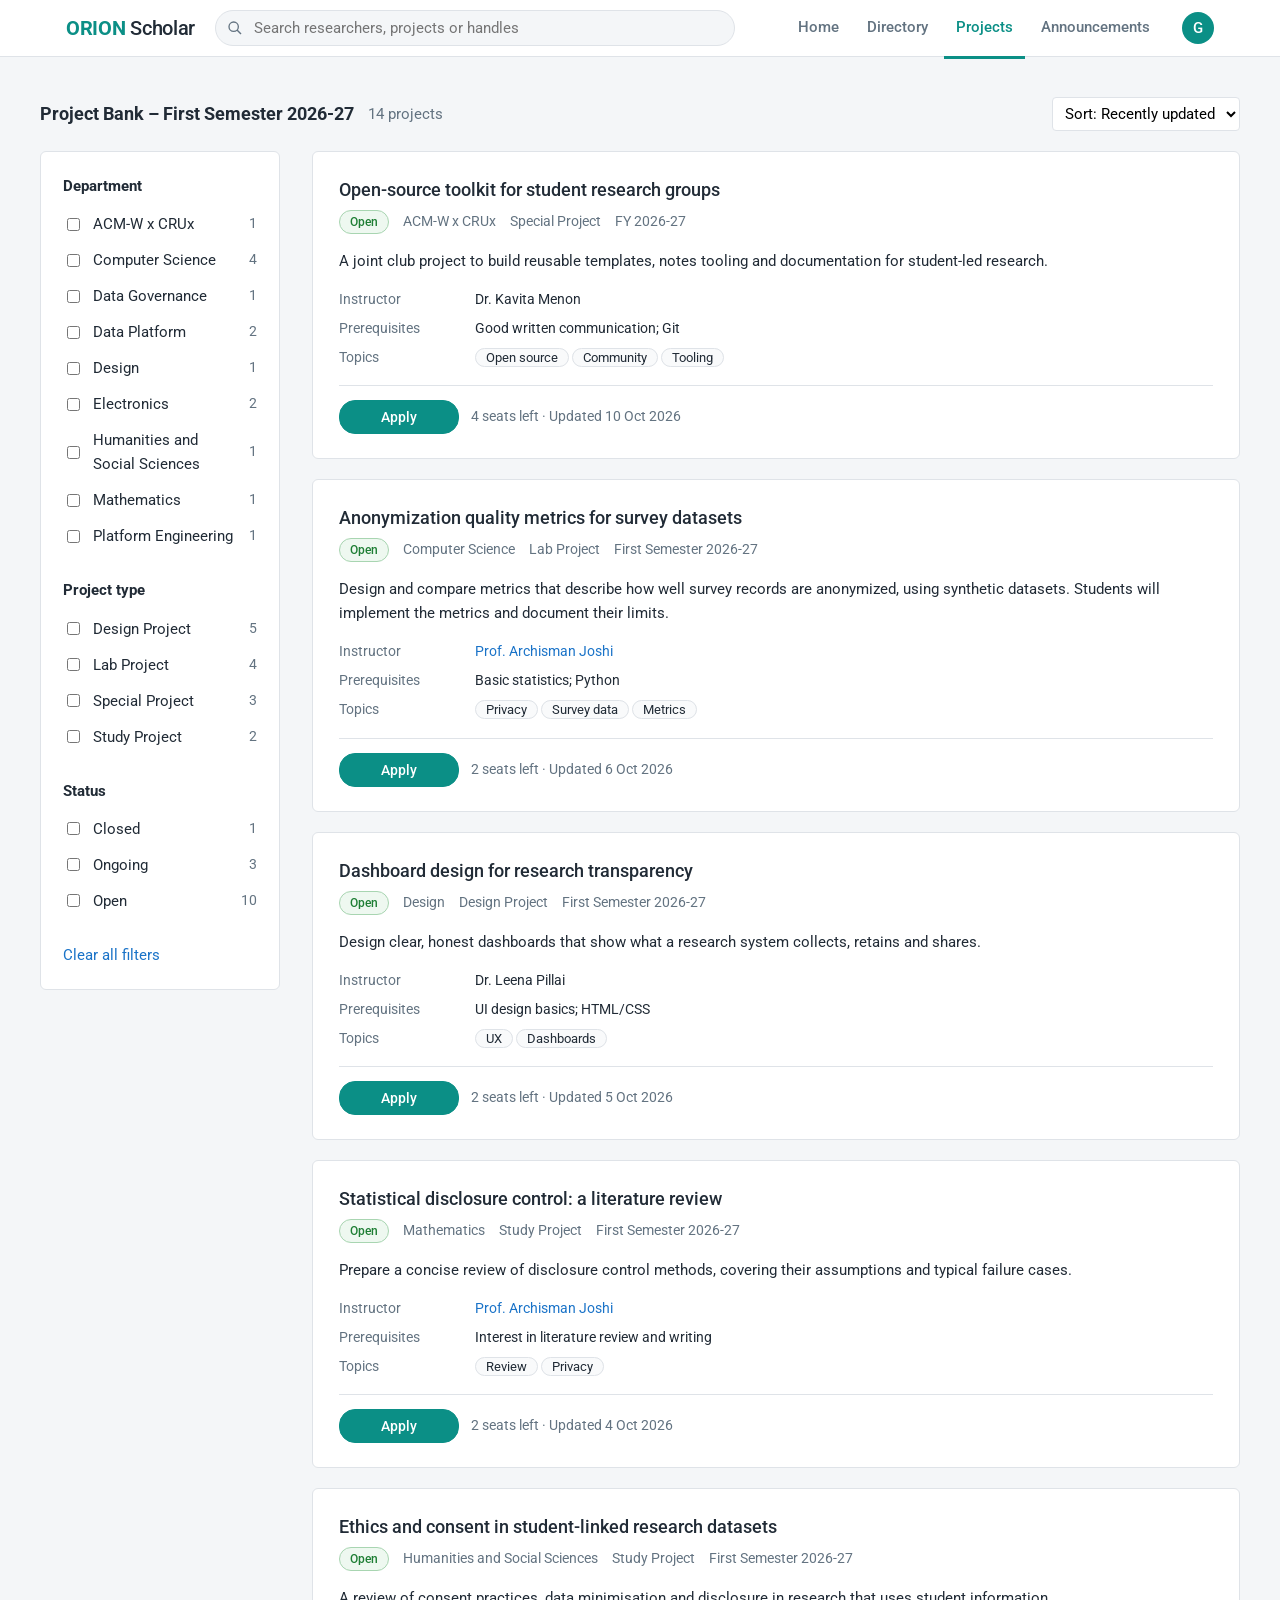
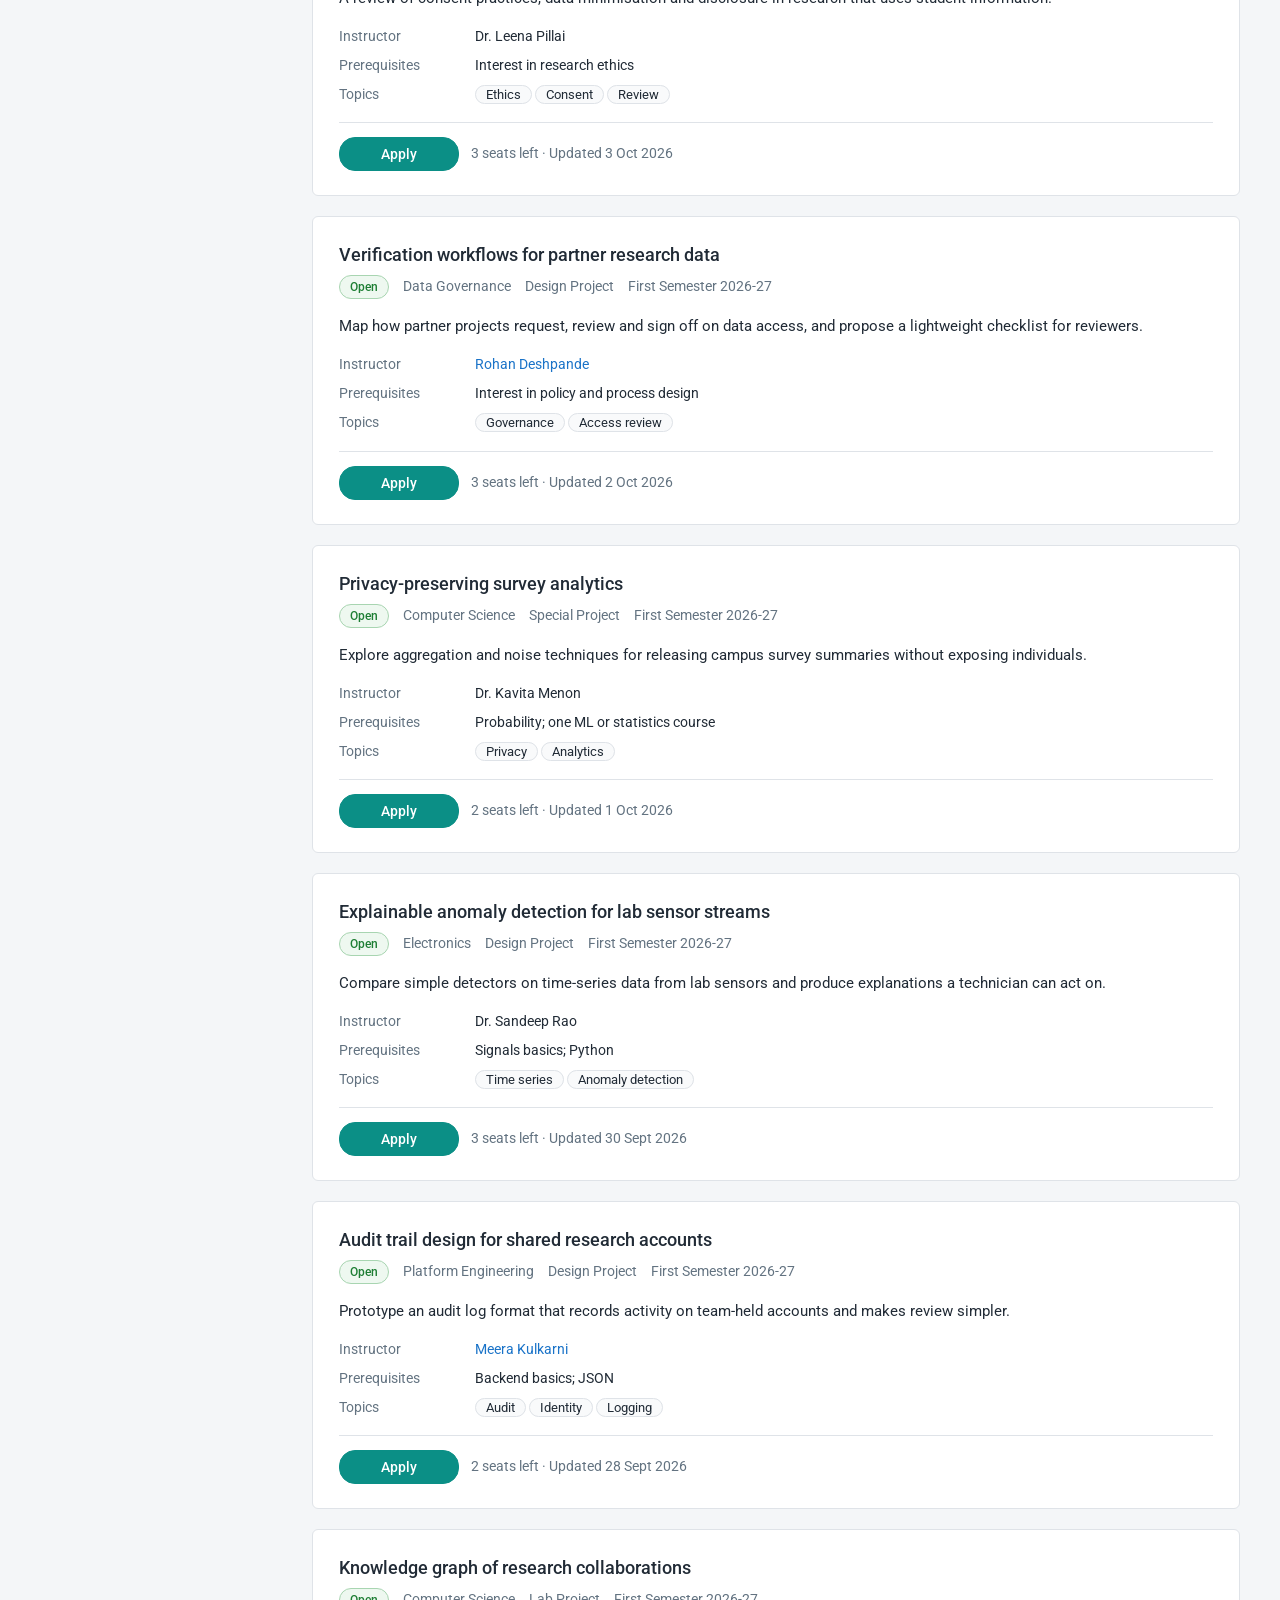
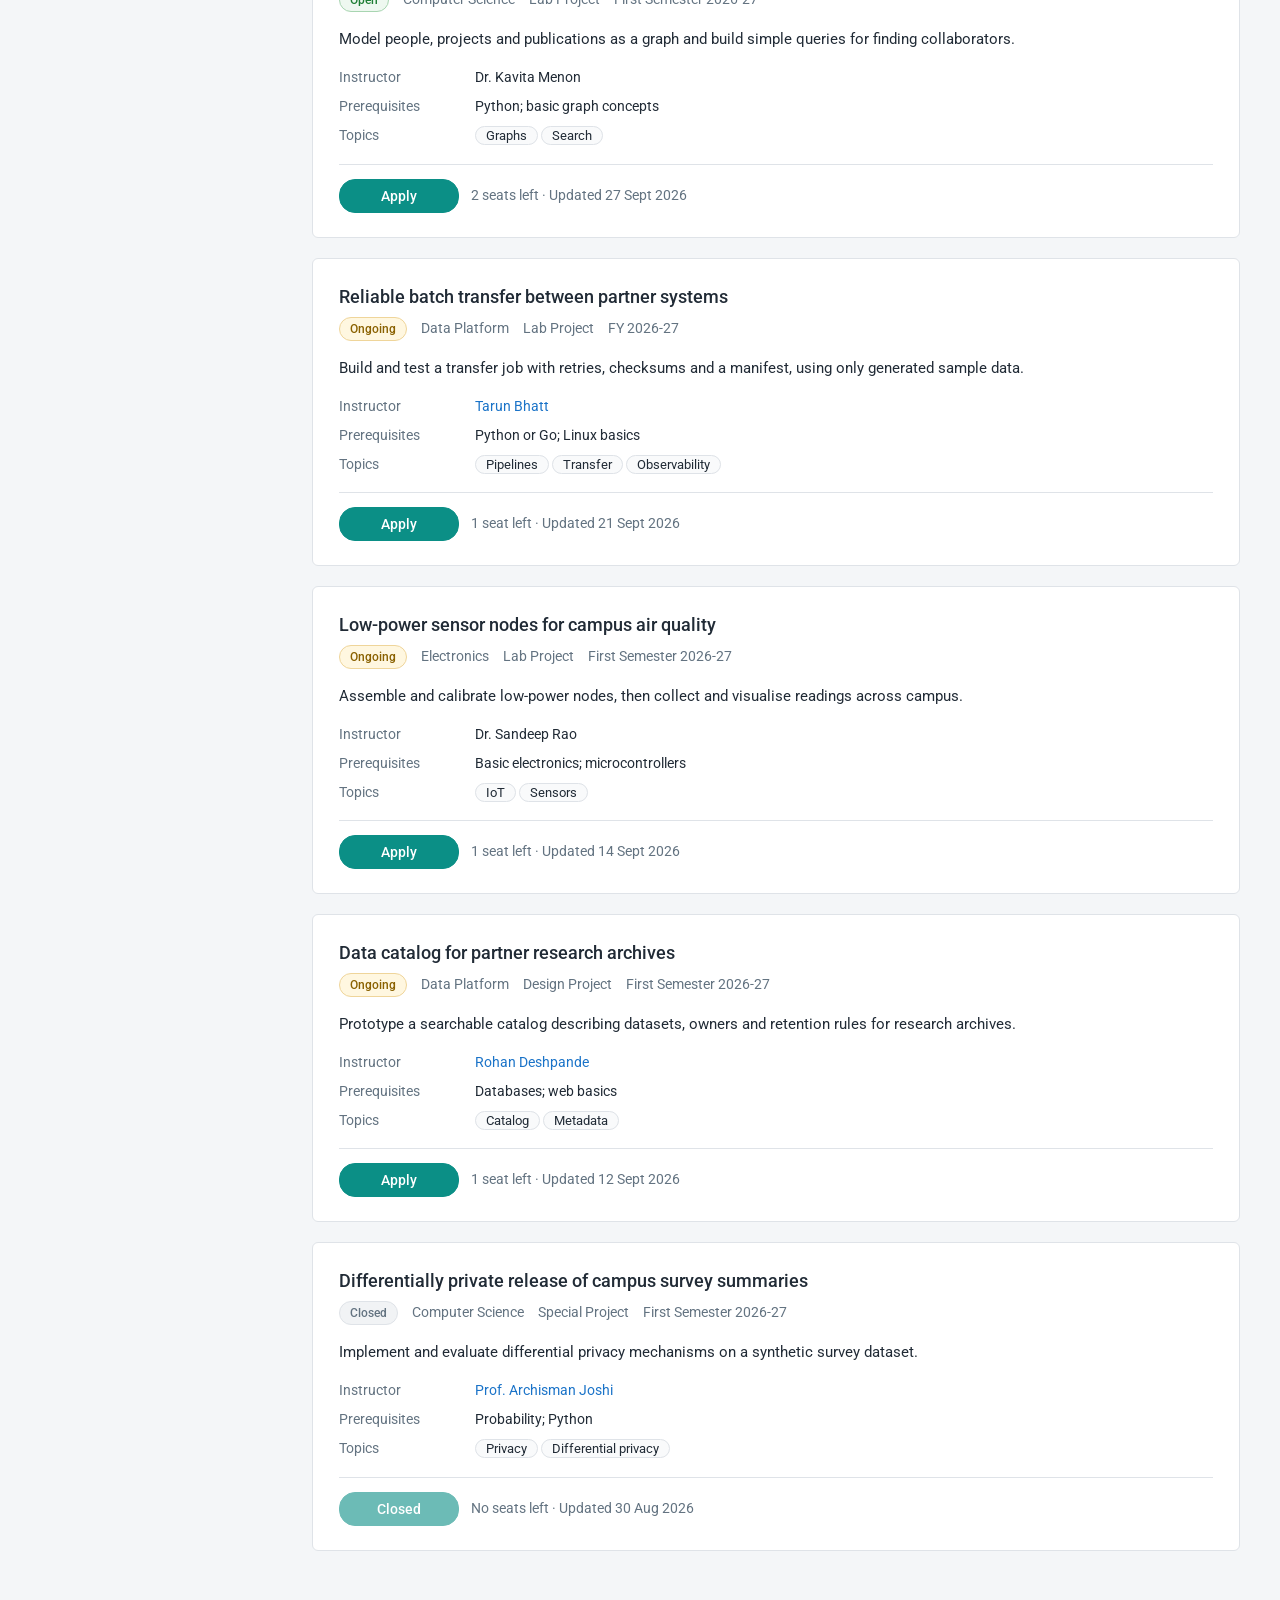
<file: projects.html>
<!doctype html>
<html lang="en">
  <head>
    <meta charset="utf-8" />
    <meta name="viewport" content="width=device-width, initial-scale=1" />
    <title>Project Bank | ORION Scholar</title>
    <link
      href="https://fonts.googleapis.com/css2?family=Roboto:wght@400;500;700&display=swap"
      rel="stylesheet"
    />
    <link rel="stylesheet" href="style.css" />
  </head>
  <body data-page="projects">
    <div id="top"></div>
    <script src="site.js?v=20261023-1"></script>
    <!-- Project search, filters, and rendered project cards. -->
    <main class="wrap">
      <div class="bar">
        <h1 id="title">Our Research Projects</h1>
        <span class="count" id="count"></span>
        <select id="sort" aria-label="Sort by">
          <option value="upd">Sort: Recently updated</option>
          <option value="title">Sort: Title</option>
          <option value="seats">Sort: Seats available</option>
        </select>
      </div>
      <div class="pbank">
        <aside class="card side" aria-label="Filters">
          <fieldset id="f-dep"><h3>Department</h3></fieldset>
          <fieldset id="f-typ"><h3>Project type</h3></fieldset>
          <fieldset id="f-st"><h3>Status</h3></fieldset>
          <button class="reset" id="reset" type="button">
            Clear all filters
          </button>
        </aside>
        <div>
          <div id="list"></div>
          <div class="card empty" id="empty" hidden>
            No projects match your filters.
          </div>
          <div class="card error" id="error" hidden></div>
        </div>
      </div>
    </main>
    <script>
      // Build project filters and cards from the shared project data.
      loadData()
        .then(function (D) {
          var all = D.projects,
            cs = D.collaborators,
            q = document.getElementById("q"),
            sel = { dep: {}, typ: {}, st: {} };
          document.getElementById("title").textContent = D.projects_title;
          q.value = new URLSearchParams(location.search).get("q") || "";
          function active(o) {
            return Object.keys(o).filter(function (k) {
              return o[k];
            });
          }
          // Count available values, then create a checkbox for each one.
          function build(id, key, field) {
            var fs = document.getElementById(id),
              n = {};
            all.forEach(function (p) {
              n[p[field] || "Other"] = (n[p[field] || "Other"] || 0) + 1;
            });
            Object.keys(n)
              .sort()
              .forEach(function (v) {
                var l = el("label"),
                  cb = el("input");
                cb.type = "checkbox";
                cb.onchange = function () {
                  sel[key][v] = cb.checked;
                  render();
                };
                l.appendChild(cb);
                l.appendChild(el("span", "", v));
                l.appendChild(el("span", "n", n[v]));
                fs.appendChild(l);
              });
          }
          build("f-dep", "dep", "department");
          build("f-typ", "typ", "project_type");
          build("f-st", "st", "status");
          // Filter and sort projects before rebuilding the list.
          function render() {
            var t = (q ? q.value : "").trim().toLowerCase(),
              d = active(sel.dep),
              ty = active(sel.typ),
              s = active(sel.st);
            var l = all.filter(function (p) {
              var h = [
                p.title,
                p.description,
                p.instructor,
                p.department,
                p.prerequisites,
              ]
                .concat(p.tags || [])
                .join(" ")
                .toLowerCase();
              return (
                (!t || h.indexOf(t) > -1) &&
                (!d.length || d.indexOf(p.department) > -1) &&
                (!ty.length || ty.indexOf(p.project_type) > -1) &&
                (!s.length || s.indexOf(p.status) > -1)
              );
            });
            var o = document.getElementById("sort").value;
            l.sort(function (a, b) {
              return o === "title"
                ? a.title.localeCompare(b.title)
                : o === "seats"
                  ? b.seats - a.seats
                  : b.updated.localeCompare(a.updated);
            });
            var box = document.getElementById("list");
            box.textContent = "";
            l.forEach(function (p) {
              var c = el("article", "card pc");
              c.appendChild(el("h2", "", p.title));
              var m = el("div", "meta");
              m.appendChild(el("span", "st " + p.status, p.status));
              m.appendChild(el("span", "", p.department));
              m.appendChild(el("span", "", p.project_type));
              m.appendChild(el("span", "", p.semester));
              c.appendChild(m);
              c.appendChild(el("p", "", p.description));
              var dl = el("dl");
              dl.appendChild(el("dt", "", "Instructor"));
              var dd = el("dd");
              var lead =
                p.lead_id &&
                cs.filter(function (x) {
                  return x.id === p.lead_id;
                })[0];
              if (lead && lead.portfolio_url) {
                var a = el("a", "", p.instructor);
                a.href = lead.portfolio_url;
                dd.appendChild(a);
              } else dd.textContent = p.instructor;
              dl.appendChild(dd);
              dl.appendChild(el("dt", "", "Prerequisites"));
              dl.appendChild(el("dd", "", p.prerequisites || "None"));
              var tg = el("dd");
              p.tags.forEach(function (x) {
                tg.appendChild(el("span", "chip", x));
                tg.appendChild(document.createTextNode(" "));
              });
              dl.appendChild(el("dt", "", "Topics"));
              dl.appendChild(tg);
              c.appendChild(dl);
              var f = el("div", "foot");
              var b = el(
                "button",
                "btn p",
                p.status === "Closed" ? "Closed" : "Apply",
              );
              b.type = "button";
              if (p.status === "Closed") b.disabled = true;
              else
                b.onclick = function () {
                  b.textContent = "Applied";
                  b.disabled = true;
                };
              f.appendChild(b);
              f.appendChild(
                el(
                  "span",
                  "",
                  (p.seats > 0
                    ? p.seats + " seat" + (p.seats === 1 ? "" : "s") + " left"
                    : "No seats left") +
                    " · Updated " +
                    fmtDate(p.updated),
                ),
              );
              c.appendChild(f);
              box.appendChild(c);
            });
            document.getElementById("count").textContent =
              l.length + " project" + (l.length === 1 ? "" : "s");
            document.getElementById("empty").hidden = !!l.length;
          }
          if (q) q.addEventListener("input", render);
          document.getElementById("sort").onchange = render;
          document.getElementById("reset").onclick = function () {
            if (q) q.value = "";
            sel = { dep: {}, typ: {}, st: {} };
            document.querySelectorAll(".side input").forEach(function (i) {
              i.checked = false;
            });
            render();
          };
          render();
        })
        .catch(function (e) {
          var er = document.getElementById("error");
          er.hidden = false;
          er.textContent =
            "Could not load the project list from data.json (" +
            e.message +
            "). This page reads its projects from the projects array in data.json; run a local web server (for example, python3 -m http.server) and open the page through http://localhost, not as a file.";
        });
    </script>
  </body>
</html>
</file>
<file: style.css>
/* Shared colors and document-wide defaults. */
:root {
  --brand: #0b8f86;
  --brand-d: #07726a;
  --ink: #212b36;
  --muted: #637381;
  --bg: #f4f6f8;
  --card: #fff;
  --line: #dfe3e8;
  --link: #1a73c8;
  --amber: #b76e00;
  --amber-bg: #fff4e0;
}
* {
  box-sizing: border-box;
}
body {
  margin: 0;
  background: var(--bg);
  color: var(--ink);
  font:
    15px/1.6 Roboto,
    Arial,
    sans-serif;
}
a {
  color: var(--link);
  text-decoration: none;
}
a:hover {
  text-decoration: underline;
}
:focus-visible {
  outline: 3px solid #f2b84b;
  outline-offset: 2px;
}
/* top bar */
.top {
  background: #fff;
  border-bottom: 1px solid var(--line);
  position: sticky;
  top: 0;
  z-index: 5;
}
.top-in {
  max-width: 1180px;
  margin: 0 auto;
  padding: 0 16px;
  display: flex;
  align-items: center;
  gap: 20px;
  height: 56px;
}
.logo {
  font-weight: 700;
  font-size: 1.25rem;
  color: var(--brand);
  letter-spacing: -0.3px;
  white-space: nowrap;
}
.logo span {
  color: var(--ink);
  font-weight: 500;
}
.gsearch {
  flex: 1;
  max-width: 520px;
  position: relative;
}
.gsearch input {
  width: 100%;
  height: 36px;
  border: 1px solid var(--line);
  border-radius: 18px;
  padding: 0 14px 0 38px;
  background: var(--bg);
  font: inherit;
}
.gsearch svg {
  position: absolute;
  left: 12px;
  top: 10px;
  width: 16px;
  height: 16px;
  fill: none;
  stroke: var(--muted);
  stroke-width: 2;
}
.nav {
  display: flex;
  gap: 4px;
  margin-left: auto;
}
.nav a {
  padding: 17px 12px;
  color: var(--muted);
  font-weight: 500;
  border-bottom: 3px solid transparent;
}
.nav a.on {
  color: var(--brand);
  border-color: var(--brand);
}
.nav a:hover {
  text-decoration: none;
  color: var(--ink);
}
.me {
  width: 32px;
  height: 32px;
  border-radius: 50%;
  background: var(--brand);
  color: #fff;
  display: grid;
  place-items: center;
  font-weight: 500;
}
/* Shared page layout and filter controls. */
.page {
  max-width: 1240px;
  margin: 0 auto;
  padding: 32px 20px 64px;
  display: grid;
  grid-template-columns: 240px 1fr 330px;
  gap: 32px;
  align-items: start;
}
.card {
  background: var(--card);
  border: 1px solid var(--line);
  border-radius: 6px;
}
.side {
  padding: 22px 22px;
}
.side h3,
.rail h3 {
  margin: 0 0 8px;
  font-size: 0.95rem;
  font-weight: 700;
}
.side fieldset {
  border: 0;
  padding: 0;
  margin: 0 0 24px;
}
.side label {
  display: flex;
  gap: 10px;
  align-items: center;
  padding: 6px 0;
  cursor: pointer;
}
.side .n {
  margin-left: auto;
  color: var(--muted);
  font-size: 0.85rem;
}
.reset {
  background: none;
  border: 0;
  color: var(--link);
  cursor: pointer;
  padding: 0;
  font: inherit;
}
/* Directory result cards and their actions. */
.bar {
  display: flex;
  align-items: center;
  gap: 14px;
  margin: 8px 0 20px;
}
.bar h1 {
  font-size: 1.15rem;
  margin: 0;
  font-weight: 700;
}
.bar .count {
  color: var(--muted);
}
.bar select {
  margin-left: auto;
  padding: 6px 8px;
  border: 1px solid var(--line);
  border-radius: 4px;
  background: #fff;
  font: inherit;
}
.res {
  list-style: none;
  margin: 0;
  padding: 0;
  display: grid;
  gap: 24px;
}
.person {
  display: flex;
  gap: 24px;
  padding: 28px 28px 24px;
  box-shadow: 0 1px 2px rgba(33, 43, 54, 0.05);
}
.av {
  flex: none;
  width: 88px;
  height: 88px;
  border-radius: 50%;
  display: grid;
  place-items: center;
  color: #fff;
  font-size: 1.5rem;
  font-weight: 500;
}
.pb {
  flex: 1;
  min-width: 0;
}
.pb h2 {
  margin: 0;
  font-size: 1.1rem;
  font-weight: 500;
}
.sub {
  color: var(--muted);
}
.id {
  font-size: 0.82rem;
  color: var(--muted);
}
.id b {
  color: #7ab51d;
  font-weight: 700;
}
.int {
  margin: 14px 0 0;
  display: flex;
  flex-wrap: wrap;
  gap: 6px;
}
.chip {
  border: 1px solid var(--line);
  background: #f9fafb;
  border-radius: 12px;
  padding: 1px 10px;
  font-size: 0.82rem;
}
.chip.h {
  background: var(--amber-bg);
  border-color: #f0c77c;
  color: var(--amber);
  font-family: ui-monospace, Menlo, monospace;
  cursor: pointer;
}
.stats {
  display: flex;
  gap: 28px;
  margin-top: 18px;
  padding-top: 16px;
  border-top: 1px solid var(--line);
}
.stats div {
  font-size: 0.8rem;
  color: var(--muted);
}
.stats b {
  display: block;
  font-size: 1.05rem;
  color: var(--ink);
  font-weight: 500;
}
.act {
  display: flex;
  flex-direction: column;
  gap: 10px;
  align-items: stretch;
  width: 124px;
}
.btn {
  height: 34px;
  border-radius: 16px;
  border: 1px solid var(--brand);
  background: #fff;
  color: var(--brand);
  font:
    500 0.85rem Roboto,
    sans-serif;
  cursor: pointer;
}
.btn.p {
  background: var(--brand);
  color: #fff;
}
.btn.p:hover {
  background: var(--brand-d);
}
.btn[disabled] {
  opacity: 0.6;
  cursor: default;
}
/* Sidebar cards, account details, and page feedback. */
.rail {
  padding: 22px;
  margin-bottom: 24px;
}
.rail .hint {
  color: var(--muted);
  font-size: 0.85rem;
  margin: 0 0 10px;
}
.acct {
  border: 1px solid #f0c77c;
  background: var(--amber-bg);
  border-radius: 6px;
  padding: 10px 12px;
  margin-bottom: 10px;
}
.acct.ret {
  border-color: var(--line);
  background: #f1f3f5;
}
.acct code {
  font:
    700 0.95rem ui-monospace,
    Menlo,
    monospace;
}
.badge {
  float: right;
  font-size: 0.72rem;
  padding: 1px 8px;
  border-radius: 10px;
  background: #fff;
  border: 1px solid currentColor;
  color: var(--amber);
}
.acct.ret .badge {
  color: var(--muted);
}
.acct dl {
  margin: 6px 0 0;
  font-size: 0.82rem;
}
.acct dt {
  color: var(--muted);
  margin-top: 4px;
}
.acct dd {
  margin: 0;
}
.empty,
.error {
  padding: 20px;
  text-align: center;
}
.error {
  border-color: #c0392b;
  text-align: left;
}
footer {
  max-width: 1180px;
  margin: 0 auto;
  padding: 0 16px 32px;
  color: var(--muted);
  font-size: 0.82rem;
}
@media (max-width: 1060px) {
  .page {
    grid-template-columns: 1fr;
    gap: 24px;
  }
  .tiles {
    grid-template-columns: 1fr 1fr 1fr;
  }
  .nav a:not(.on) {
    display: none;
  }
  .act {
    width: auto;
    flex-direction: row;
  }
}
@media (max-width: 560px) {
  .person {
    flex-wrap: wrap;
    padding: 20px;
  }
  .tiles {
    grid-template-columns: 1fr;
  }
  .av {
    width: 56px;
    height: 56px;
    font-size: 1.2rem;
  }
  .stats {
    gap: 14px;
  }
  .gsearch {
    display: none;
  }
  .nav {
    margin-left: auto;
  }
}
/* Home statistics, cards, and project bank components. */
.tiles {
  display: grid;
  grid-template-columns: repeat(3, 1fr);
  gap: 16px;
  margin-bottom: 8px;
}
.tile {
  padding: 18px 20px;
}
.tile b {
  display: block;
  font-size: 1.6rem;
  font-weight: 500;
  color: var(--brand);
}
.tile span {
  color: var(--muted);
  font-size: 0.85rem;
}
.vt {
  display: inline-block;
  width: 16px;
  height: 16px;
  vertical-align: -2px;
  margin-left: 6px;
  fill: #1a73c8;
}
.pub {
  margin: 14px 0 0;
  padding: 10px 14px;
  background: #f7f9fb;
  border-left: 3px solid var(--brand);
  border-radius: 0 4px 4px 0;
  font-size: 0.9rem;
}
.pub small {
  display: block;
  color: var(--muted);
}
.act-line {
  margin-top: 12px;
  font-size: 0.82rem;
  color: var(--muted);
}
.btn.o {
  display: grid;
  place-items: center;
  text-decoration: none;
}
.btn.o:hover {
  background: #eef8f7;
  text-decoration: none;
}
.prj {
  padding: 10px 0;
  border-top: 1px solid var(--line);
}
.prj:first-of-type {
  border-top: 0;
}
.prj b {
  font-weight: 500;
}
.prj div {
  color: var(--muted);
  font-size: 0.85rem;
}
.live {
  display: inline-block;
  width: 8px;
  height: 8px;
  border-radius: 50%;
  background: #2ea44f;
  margin-right: 6px;
}

.wrap {
  max-width: 1240px;
  margin: 0 auto;
  padding: 32px 20px 64px;
}
.hero {
  background: linear-gradient(120deg, #0b8f86, #1a73c8);
  color: #fff;
  border-radius: 8px;
  padding: 48px 40px;
  margin-bottom: 24px;
}
.hero h1 {
  margin: 0 0 10px;
  font-size: 2rem;
  line-height: 1.25;
  font-weight: 700;
  max-width: 680px;
}
.hero p {
  margin: 0 0 22px;
  max-width: 620px;
  font-size: 1.05rem;
  opacity: 0.92;
}
.hero form {
  display: flex;
  gap: 10px;
  max-width: 560px;
}
.hero input {
  flex: 1;
  height: 44px;
  border: 0;
  border-radius: 22px;
  padding: 0 18px;
  font: inherit;
}
.hero button {
  height: 44px;
  border: 0;
  border-radius: 22px;
  padding: 0 22px;
  background: #16233a;
  color: #fff;
  font:
    500 0.95rem Roboto,
    sans-serif;
  cursor: pointer;
}
.banner {
  display: flex;
  align-items: center;
  gap: 16px;
  padding: 16px 22px;
  margin-bottom: 32px;
  background: var(--amber-bg);
  border-color: #f0c77c;
}
.banner a {
  margin-left: auto;
  font-weight: 500;
}
.cols {
  display: grid;
  grid-template-columns: 1fr 340px;
  gap: 32px;
  align-items: start;
}
.sec {
  margin: 0 0 36px;
}
.sec > h2 {
  font-size: 1.2rem;
  margin: 0 0 16px;
  font-weight: 700;
}
.grid3 {
  display: grid;
  grid-template-columns: repeat(3, 1fr);
  gap: 20px;
}
.mini {
  padding: 20px;
}
.mini h3 {
  margin: 0 0 4px;
  font-size: 1rem;
  font-weight: 500;
}
.mini p {
  margin: 8px 0 0;
  color: var(--muted);
  font-size: 0.9rem;
}
.feed {
  list-style: none;
  margin: 0;
  padding: 0;
}
.feed li {
  padding: 16px 0;
  border-top: 1px solid var(--line);
}
.feed li:first-child {
  border-top: 0;
  padding-top: 0;
}
.feed b {
  font-weight: 500;
}
.feed small {
  color: var(--muted);
}
.feed p {
  margin: 4px 0 0;
  color: #454f5b;
}
.ev {
  display: flex;
  gap: 14px;
  padding: 12px 0;
  border-top: 1px solid var(--line);
}
.ev:first-of-type {
  border-top: 0;
}
.date {
  flex: none;
  width: 52px;
  text-align: center;
  border: 1px solid var(--line);
  border-radius: 6px;
  padding: 4px 0;
  line-height: 1.2;
}
.date b {
  display: block;
  font-size: 1.2rem;
  color: var(--brand);
}
.date span {
  font-size: 0.72rem;
  color: var(--muted);
  text-transform: uppercase;
}
.pc {
  padding: 24px 26px;
  margin-bottom: 20px;
}
.pc h2 {
  margin: 0 0 4px;
  font-size: 1.1rem;
  font-weight: 500;
}
.meta {
  display: flex;
  flex-wrap: wrap;
  gap: 8px 14px;
  color: var(--muted);
  font-size: 0.88rem;
  margin: 6px 0 10px;
}
.st {
  display: inline-block;
  padding: 1px 10px;
  border-radius: 12px;
  font-size: 0.78rem;
  font-weight: 500;
  border: 1px solid;
}
.st.Open {
  color: #1e7e34;
  border-color: #a8d5b1;
  background: #eef8f0;
}
.st.Ongoing {
  color: #8a6100;
  border-color: #efd59a;
  background: #fff7e0;
}
.st.Closed {
  color: #637381;
  border-color: var(--line);
  background: #f1f3f5;
}
.pc dl {
  display: grid;
  grid-template-columns: 120px 1fr;
  gap: 6px 16px;
  margin: 12px 0 0;
  font-size: 0.9rem;
}
.pc dt {
  color: var(--muted);
}
.pc dd {
  margin: 0;
}
.pc .foot {
  display: flex;
  align-items: center;
  gap: 12px;
  margin-top: 16px;
  padding-top: 14px;
  border-top: 1px solid var(--line);
}
.pc .foot .btn {
  width: 120px;
  padding: 0;
}
.pc .foot span {
  color: var(--muted);
  font-size: 0.85rem;
}
.pbank {
  display: grid;
  grid-template-columns: 240px 1fr;
  gap: 32px;
  align-items: start;
}
@media (max-width: 1060px) {
  .cols,
  .pbank {
    grid-template-columns: 1fr;
  }
  .grid3 {
    grid-template-columns: 1fr 1fr;
  }
}
@media (max-width: 560px) {
  .grid3 {
    grid-template-columns: 1fr;
  }
  .hero {
    padding: 32px 22px;
  }
  .hero form {
    flex-direction: column;
  }
}
</file>
